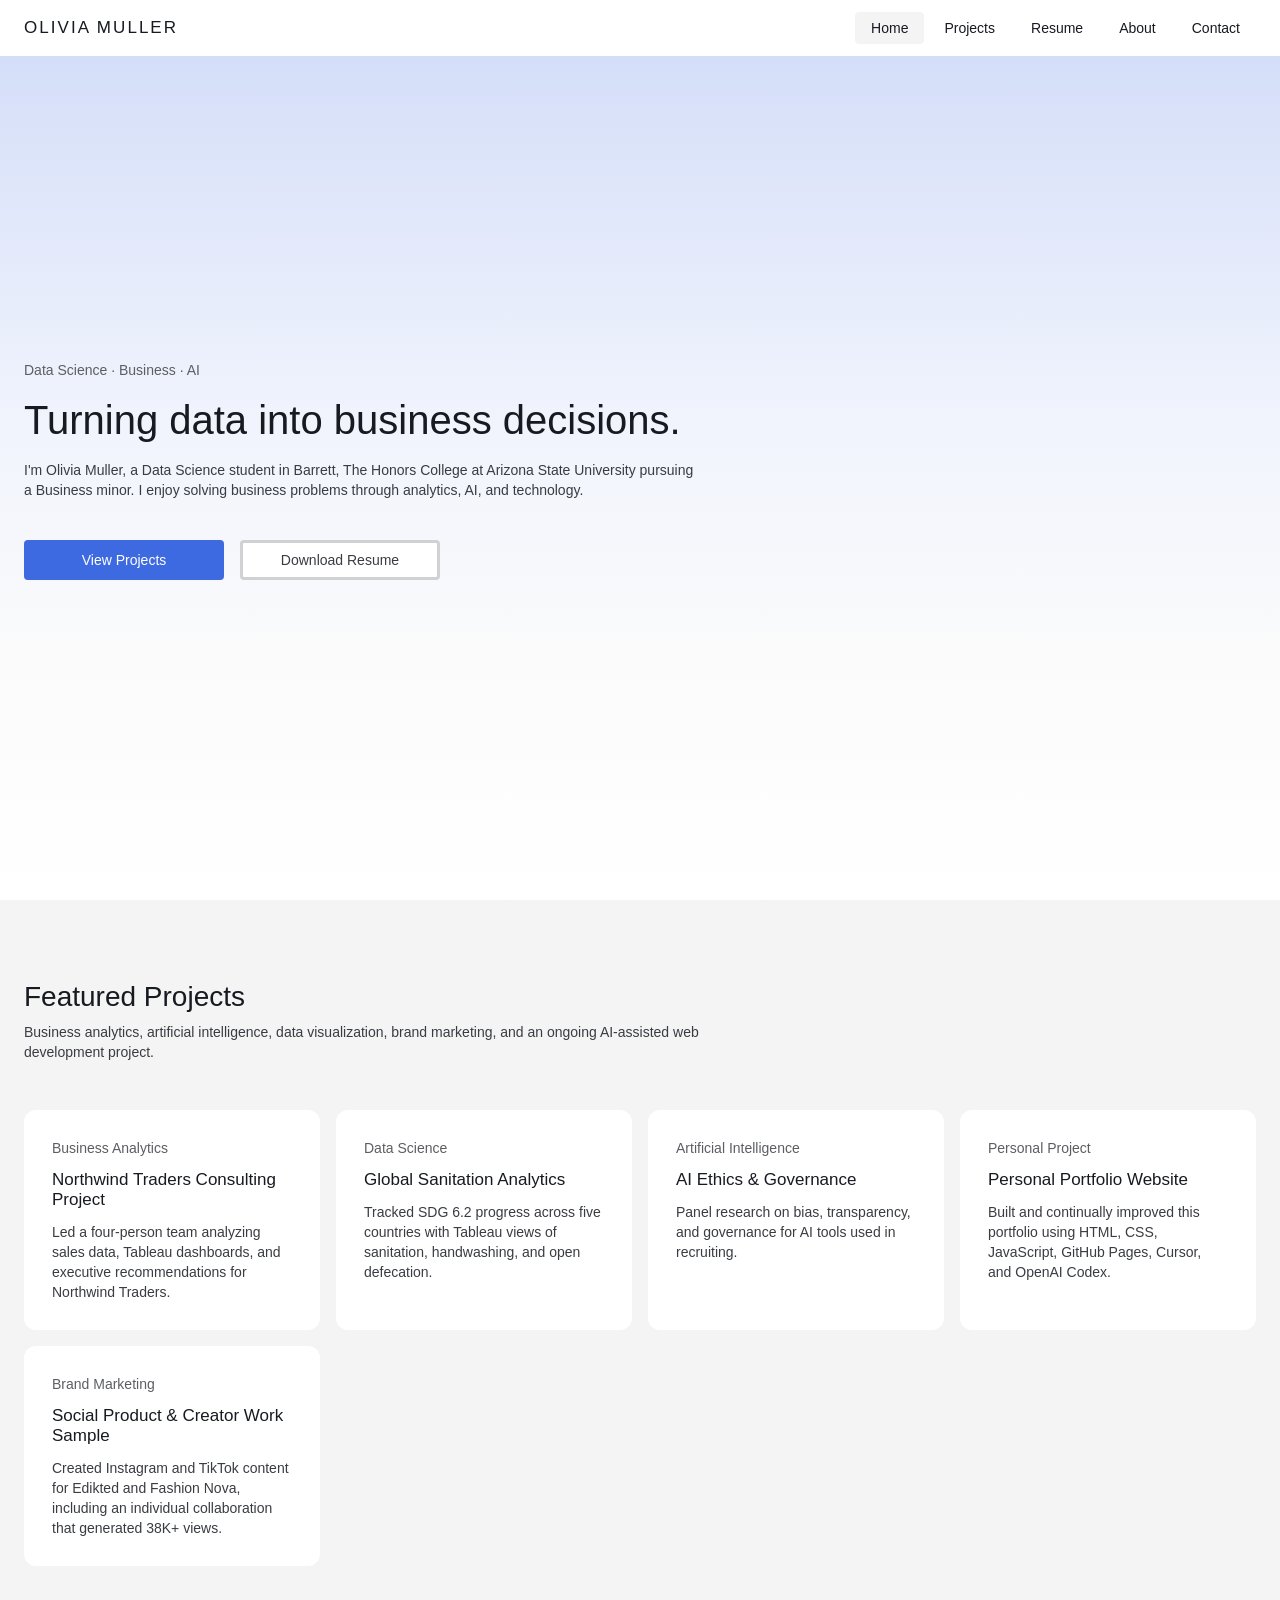
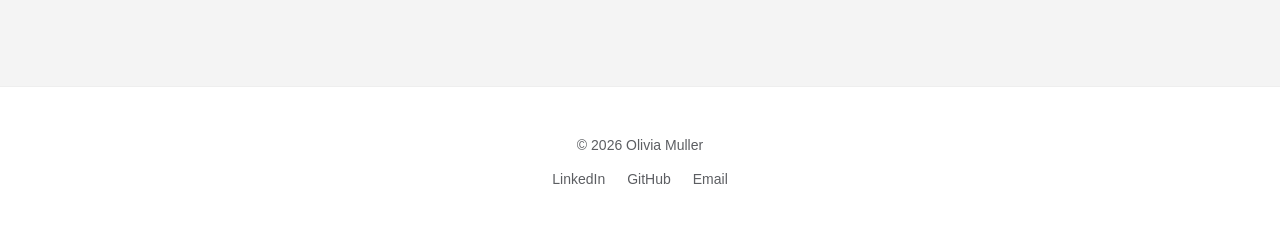
<file: index.html>
<!DOCTYPE html>
<html lang="en">

<head>

<meta charset="UTF-8">

<meta name="viewport" content="width=device-width, initial-scale=1.0">

<title>Olivia Muller | Portfolio</title>

<meta name="description" content="Olivia Muller is a Data Science student in Barrett, The Honors College at Arizona State University. Portfolio of analytics, AI, and business technology projects.">

<link rel="icon" href="favicon.svg" type="image/svg+xml">

<link rel="stylesheet" href="css/styles.css">

</head>

<body>

<header class="site-header">
    <div class="container">
        <a class="logo" href="index.html">Olivia Muller</a>

        <button class="nav-toggle" type="button" aria-expanded="false" aria-controls="site-nav">Menu</button>

        <nav class="site-nav" id="site-nav">
            <a href="index.html" aria-current="page">Home</a>
            <a href="projects.html">Projects</a>
            <a href="resume.html">Resume</a>
            <a href="about.html">About</a>
            <a href="contact.html">Contact</a>
        </nav>
    </div>
</header>

<section class="hero">
    <div class="container">

        <p class="eyebrow">
            Data Science · Business · AI
        </p>

        <h1>
            Turning data into
            <span>business decisions.</span>
        </h1>

        <p class="intro">
            I'm Olivia Muller, a Data Science student in Barrett, The Honors College at Arizona State University pursuing a Business minor. I enjoy solving business problems through analytics, AI, and technology.
        </p>

        <div class="buttons">
            <a class="button" href="projects.html">View Projects</a>
            <a class="button secondary" href="resume/Olivia_Muller_Resume_General_Final.pdf" target="_blank">Download Resume</a>
        </div>

    </div>
</section>

<section class="featured-projects">

    <div class="container">

        <h2>Featured Projects</h2>

        <p class="section-subtitle">
            Business analytics, artificial intelligence, data visualization, brand marketing, and an ongoing AI-assisted web development project.
        </p>

        <div class="project-grid">

            <a class="featured-card" href="northwind.html">

                <div class="project-top">
                    <span class="project-label">Business Analytics</span>
                </div>

                <h3>Northwind Traders Consulting Project</h3>

                <p>
                    Led a four-person team analyzing sales data, Tableau dashboards, and executive recommendations for Northwind Traders.
                </p>

            </a>

            <a class="featured-card" href="sanitation.html">

                <div class="project-top">
                    <span class="project-label">Data Science</span>
                </div>

                <h3>Global Sanitation Analytics</h3>

                <p>
                    Tracked SDG 6.2 progress across five countries with Tableau views of sanitation, handwashing, and open defecation.
                </p>

            </a>

            <a class="featured-card" href="ai-ethics.html">

                <div class="project-top">
                    <span class="project-label">Artificial Intelligence</span>
                </div>

                <h3>AI Ethics & Governance</h3>

                <p>
                    Panel research on bias, transparency, and governance for AI tools used in recruiting.
                </p>

            </a>

            <a class="featured-card" href="portfolio-website.html">

                <div class="project-top">
                    <span class="project-label">Personal Project</span>
                </div>

                <h3>Personal Portfolio Website</h3>

                <p>
                    Built and continually improved this portfolio using HTML, CSS, JavaScript, GitHub Pages, Cursor, and OpenAI Codex.
                </p>

            </a>

            <a class="featured-card" href="social-creator-work.html">

                <div class="project-top">
                    <span class="project-label">Brand Marketing</span>
                </div>

                <h3>Social Product &amp; Creator Work Sample</h3>

                <p>
                    Created Instagram and TikTok content for Edikted and Fashion Nova, including an individual collaboration that generated 38K+ views.
                </p>

            </a>

        </div>

    </div>

</section>

<footer>

<div class="container">

<p class="footer-copy">© 2026 Olivia Muller</p>

<nav class="footer-links" aria-label="Social links">
<a href="https://www.linkedin.com/in/olivia-muller-93a77b318/" target="_blank" rel="noopener">LinkedIn</a>
<a href="https://github.com/oliviamuller" target="_blank" rel="noopener">GitHub</a>
<a href="mailto:oliviamuller0912@gmail.com">Email</a>
</nav>

</div>

</footer>

<script src="js/script.js"></script>

</body>

</html>
</file>
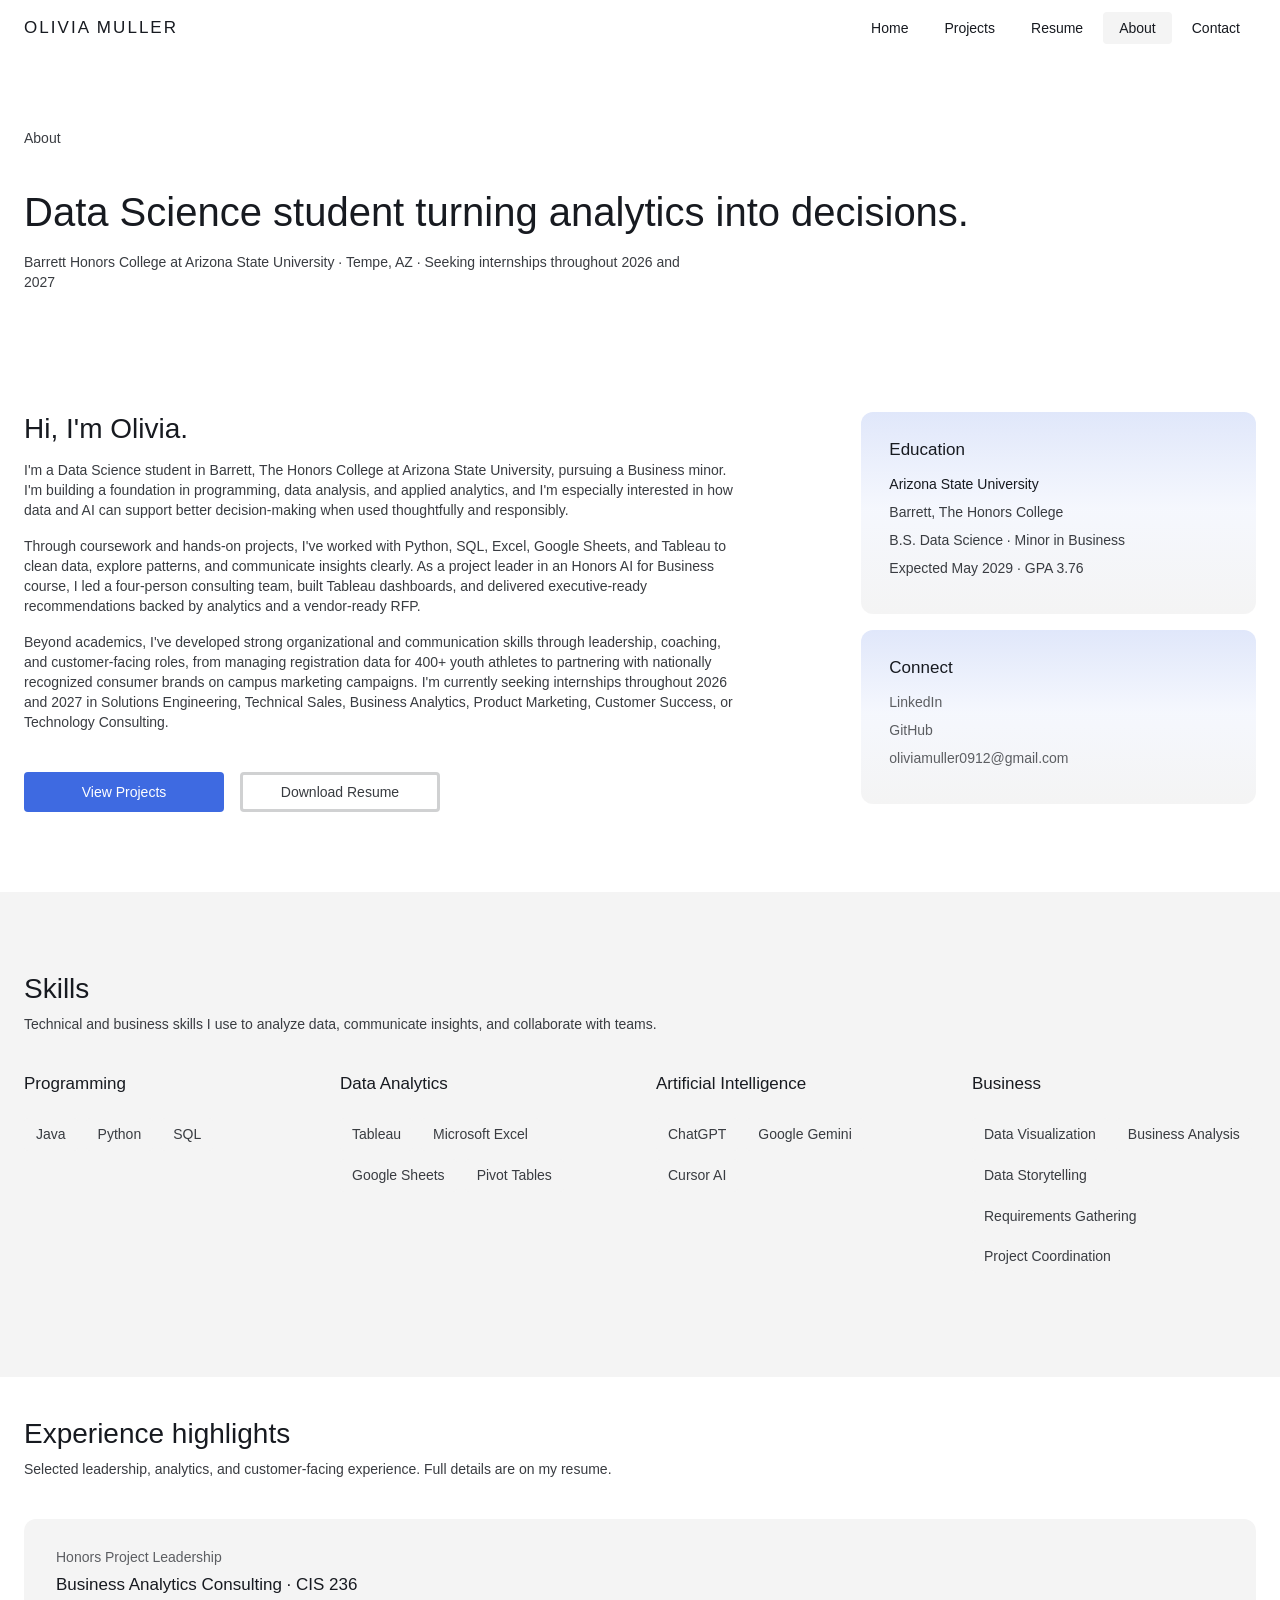
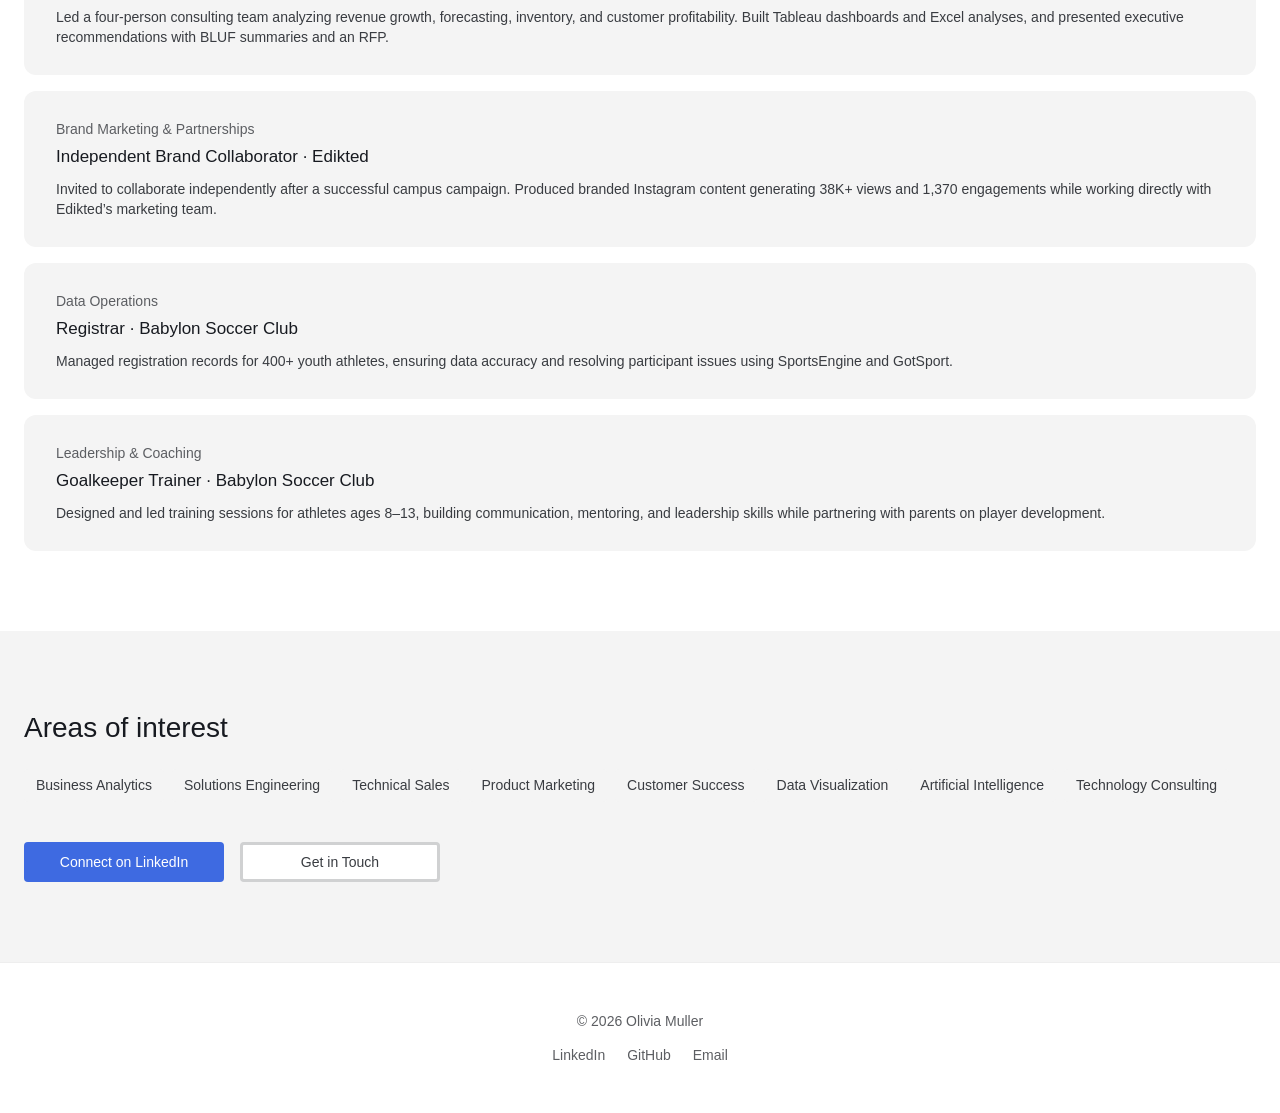
<file: about.html>
<!DOCTYPE html>
<html lang="en">

<head>

<meta charset="UTF-8">

<meta name="viewport" content="width=device-width, initial-scale=1.0">

<title>About | Olivia Muller</title>

<meta name="description" content="About Olivia Muller: Data Science student at Arizona State University with experience in analytics, leadership, and business technology.">

<link rel="icon" href="favicon.svg" type="image/svg+xml">

<link rel="stylesheet" href="css/styles.css">

</head>

<body>

<header class="site-header">

<div class="container">

<a class="logo" href="index.html">Olivia Muller</a>

<button class="nav-toggle" type="button" aria-expanded="false" aria-controls="site-nav">Menu</button>

<nav class="site-nav" id="site-nav">

<a href="index.html">Home</a>

<a href="projects.html">Projects</a>

<a href="resume.html">Resume</a>

<a href="about.html" aria-current="page">About</a>

<a href="contact.html">Contact</a>

</nav>

</div>

</header>

<section class="page-header">

<div class="container">

<p class="eyebrow">
About
</p>

<h1>
Data Science student turning analytics into decisions.
</h1>

<p>
Barrett Honors College at Arizona State University · Tempe, AZ · Seeking internships throughout 2026 and 2027
</p>

</div>

</section>

<section class="about-section">

<div class="container about-layout">

<div class="about-main">

<h2>Hi, I'm Olivia.</h2>

<p>
I'm a Data Science student in Barrett, The Honors College at Arizona State University, pursuing a Business minor. I'm building a foundation in programming, data analysis, and applied analytics, and I'm especially interested in how data and AI can support better decision-making when used thoughtfully and responsibly.
</p>

<p>
Through coursework and hands-on projects, I've worked with Python, SQL, Excel, Google Sheets, and Tableau to clean data, explore patterns, and communicate insights clearly. As a project leader in an Honors AI for Business course, I led a four-person consulting team, built Tableau dashboards, and delivered executive-ready recommendations backed by analytics and a vendor-ready RFP.
</p>

<p>
Beyond academics, I've developed strong organizational and communication skills through leadership, coaching, and customer-facing roles, from managing registration data for 400+ youth athletes to partnering with nationally recognized consumer brands on campus marketing campaigns. I'm currently seeking internships throughout 2026 and 2027 in Solutions Engineering, Technical Sales, Business Analytics, Product Marketing, Customer Success, or Technology Consulting.
</p>

<div class="buttons">
<a class="button" href="projects.html">View Projects</a>
<a class="button secondary" href="resume/Olivia_Muller_Resume_General_Final.pdf" target="_blank">Download Resume</a>
</div>

</div>

<aside class="about-aside">

<div class="about-card">
<h3>Education</h3>
<p class="about-card-title">Arizona State University</p>
<p>Barrett, The Honors College</p>
<p>B.S. Data Science · Minor in Business</p>
<p>Expected May 2029 · GPA 3.76</p>
</div>

<div class="about-card">
<h3>Connect</h3>
<p><a href="https://www.linkedin.com/in/olivia-muller-93a77b318/" target="_blank" rel="noopener">LinkedIn</a></p>
<p><a href="https://github.com/oliviamuller" target="_blank" rel="noopener">GitHub</a></p>
<p><a href="mailto:oliviamuller0912@gmail.com">oliviamuller0912@gmail.com</a></p>
</div>

</aside>

</div>

</section>

<section class="about-section about-section-alt">

<div class="container">

<h2>Skills</h2>

<p class="section-subtitle">
Technical and business skills I use to analyze data, communicate insights, and collaborate with teams.
</p>

<div class="skills-grid">

<div class="skill-group">
<h3>Programming</h3>
<div class="tags">
<span>Java</span>
<span>Python</span>
<span>SQL</span>
</div>
</div>

<div class="skill-group">
<h3>Data Analytics</h3>
<div class="tags">
<span>Tableau</span>
<span>Microsoft Excel</span>
<span>Google Sheets</span>
<span>Pivot Tables</span>
</div>
</div>

<div class="skill-group">
<h3>Artificial Intelligence</h3>
<div class="tags">
<span>ChatGPT</span>
<span>Google Gemini</span>
<span>Cursor AI</span>
</div>
</div>

<div class="skill-group">
<h3>Business</h3>
<div class="tags">
<span>Data Visualization</span>
<span>Business Analysis</span>
<span>Data Storytelling</span>
<span>Requirements Gathering</span>
<span>Project Coordination</span>
</div>
</div>

</div>

</div>

</section>

<section class="about-section">

<div class="container">

<h2>Experience highlights</h2>

<p class="section-subtitle">
Selected leadership, analytics, and customer-facing experience. Full details are on my resume.
</p>

<div class="experience-list">

<div class="experience-item">
<p class="project-class">Honors Project Leadership</p>
<h3>Business Analytics Consulting · CIS 236</h3>
<p>
Led a four-person consulting team analyzing revenue growth, forecasting, inventory, and customer profitability. Built Tableau dashboards and Excel analyses, and presented executive recommendations with BLUF summaries and an RFP.
</p>
</div>

<div class="experience-item">
<p class="project-class">Brand Marketing &amp; Partnerships</p>
<h3>Independent Brand Collaborator · Edikted</h3>
<p>
Invited to collaborate independently after a successful campus campaign. Produced branded Instagram content generating 38K+ views and 1,370 engagements while working directly with Edikted’s marketing team.
</p>
</div>

<div class="experience-item">
<p class="project-class">Data Operations</p>
<h3>Registrar · Babylon Soccer Club</h3>
<p>
Managed registration records for 400+ youth athletes, ensuring data accuracy and resolving participant issues using SportsEngine and GotSport.
</p>
</div>

<div class="experience-item">
<p class="project-class">Leadership &amp; Coaching</p>
<h3>Goalkeeper Trainer · Babylon Soccer Club</h3>
<p>
Designed and led training sessions for athletes ages 8–13, building communication, mentoring, and leadership skills while partnering with parents on player development.
</p>
</div>

</div>

</div>

</section>

<section class="about-section about-section-alt">

<div class="container">

<h2>Areas of interest</h2>

<div class="tags">
<span>Business Analytics</span>
<span>Solutions Engineering</span>
<span>Technical Sales</span>
<span>Product Marketing</span>
<span>Customer Success</span>
<span>Data Visualization</span>
<span>Artificial Intelligence</span>
<span>Technology Consulting</span>
</div>

<div class="buttons">
<a class="button" href="https://www.linkedin.com/in/olivia-muller-93a77b318/" target="_blank" rel="noopener">Connect on LinkedIn</a>
<a class="button secondary" href="contact.html">Get in Touch</a>
</div>

</div>

</section>

<footer>

<div class="container">

<p class="footer-copy">© 2026 Olivia Muller</p>

<nav class="footer-links" aria-label="Social links">
<a href="https://www.linkedin.com/in/olivia-muller-93a77b318/" target="_blank" rel="noopener">LinkedIn</a>
<a href="https://github.com/oliviamuller" target="_blank" rel="noopener">GitHub</a>
<a href="mailto:oliviamuller0912@gmail.com">Email</a>
</nav>

</div>

</footer>

<script src="js/script.js"></script>

</body>

</html>
</file>
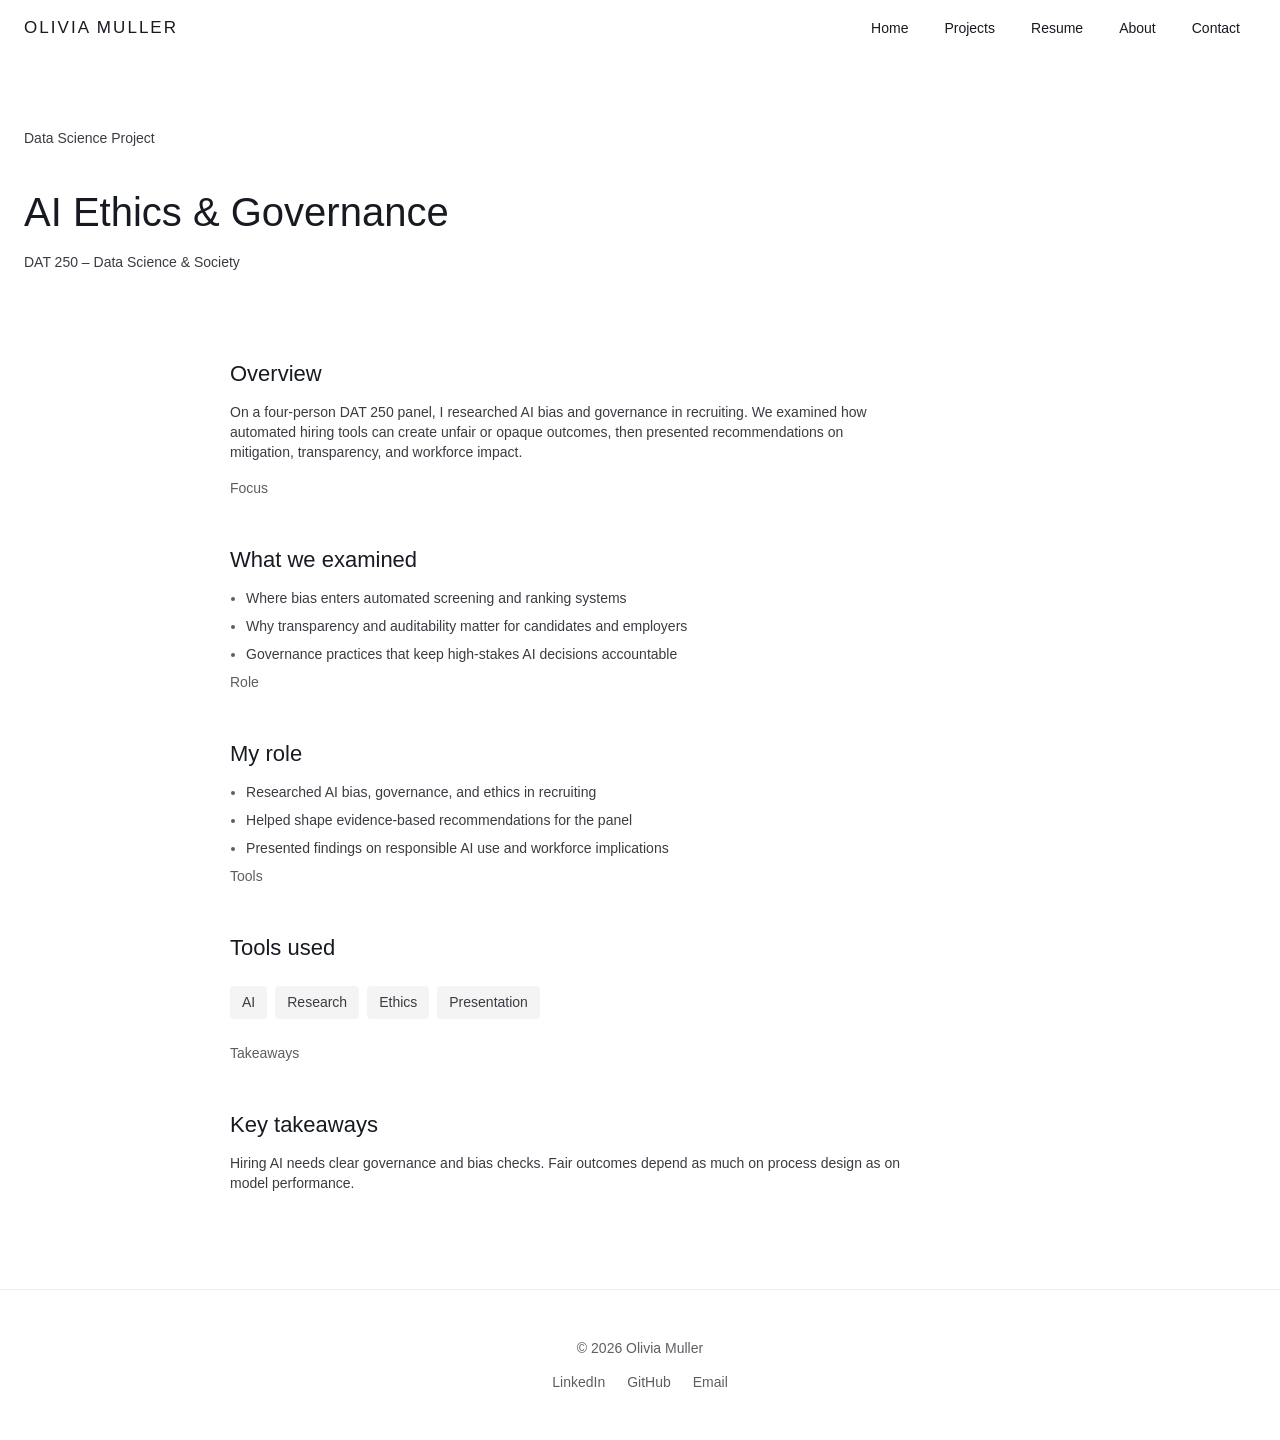
<file: ai-ethics.html>
<!DOCTYPE html>
<html lang="en">

<head>

<meta charset="UTF-8">

<meta name="viewport" content="width=device-width, initial-scale=1.0">

<title>AI Ethics & Governance</title>

<meta name="description" content="AI ethics and governance case study on responsible AI in recruiting, transparency, and recommendations by Olivia Muller.">

<link rel="icon" href="favicon.svg" type="image/svg+xml">

<link rel="stylesheet" href="css/styles.css">

</head>

<body>

<header class="site-header">

<div class="container">

<a class="logo" href="index.html">Olivia Muller</a>

<button class="nav-toggle" type="button" aria-expanded="false" aria-controls="site-nav">Menu</button>

<nav class="site-nav" id="site-nav">

<a href="index.html">Home</a>

<a href="projects.html">Projects</a>

<a href="resume.html">Resume</a>

<a href="about.html">About</a>

<a href="contact.html">Contact</a>

</nav>

</div>

</header>

<section class="page-header">

<div class="container">

<p class="eyebrow">
Data Science Project
</p>

<h1>
AI Ethics & Governance
</h1>

<p>

DAT 250 – Data Science & Society

</p>

</div>

</section>

<section class="container case-study">

<h2>Overview</h2>

<p class="case-prose">
On a four-person DAT 250 panel, I researched AI bias and governance in recruiting. We examined how automated hiring tools can create unfair or opaque outcomes, then presented recommendations on mitigation, transparency, and workforce impact.
</p>

<span class="section-label">Focus</span>
<h2>What we examined</h2>

<ul>
<li>Where bias enters automated screening and ranking systems</li>
<li>Why transparency and auditability matter for candidates and employers</li>
<li>Governance practices that keep high-stakes AI decisions accountable</li>
</ul>

<span class="section-label">Role</span>
<h2>My role</h2>

<ul>
<li>Researched AI bias, governance, and ethics in recruiting</li>
<li>Helped shape evidence-based recommendations for the panel</li>
<li>Presented findings on responsible AI use and workforce implications</li>
</ul>

<span class="section-label">Tools</span>
<h2>Tools used</h2>

<div class="tags">

<span>AI</span>

<span>Research</span>

<span>Ethics</span>

<span>Presentation</span>

</div>

<span class="section-label">Takeaways</span>
<h2>Key takeaways</h2>

<p class="case-prose">
Hiring AI needs clear governance and bias checks. Fair outcomes depend as much on process design as on model performance.
</p>

</section>

<footer>

<div class="container">

<p class="footer-copy">© 2026 Olivia Muller</p>

<nav class="footer-links" aria-label="Social links">
<a href="https://www.linkedin.com/in/olivia-muller-93a77b318/" target="_blank" rel="noopener">LinkedIn</a>
<a href="https://github.com/oliviamuller" target="_blank" rel="noopener">GitHub</a>
<a href="mailto:oliviamuller0912@gmail.com">Email</a>
</nav>

</div>

</footer>

<script src="js/script.js"></script>

</body>

</html>
</file>
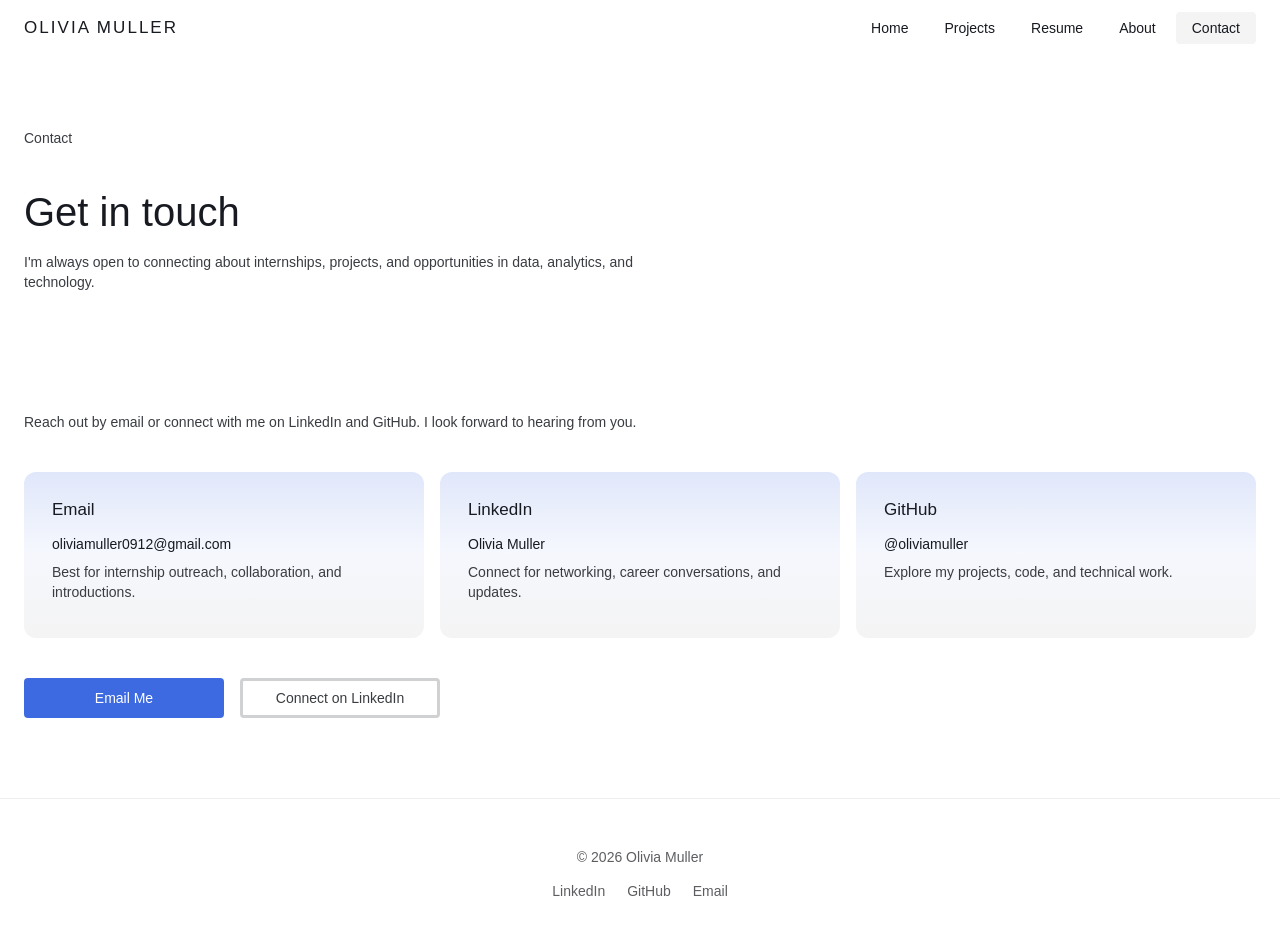
<file: contact.html>
<!DOCTYPE html>
<html lang="en">

<head>

<meta charset="UTF-8">

<meta name="viewport" content="width=device-width, initial-scale=1.0">

<title>Contact | Olivia Muller</title>

<meta name="description" content="Contact Olivia Muller by email, LinkedIn, or GitHub about internships, projects, and opportunities in data, analytics, and technology.">

<link rel="icon" href="favicon.svg" type="image/svg+xml">

<link rel="stylesheet" href="css/styles.css">

</head>

<body>

<header class="site-header">

<div class="container">

<a class="logo" href="index.html">Olivia Muller</a>

<button class="nav-toggle" type="button" aria-expanded="false" aria-controls="site-nav">Menu</button>

<nav class="site-nav" id="site-nav">

<a href="index.html">Home</a>

<a href="projects.html">Projects</a>

<a href="resume.html">Resume</a>

<a href="about.html">About</a>

<a href="contact.html" aria-current="page">Contact</a>

</nav>

</div>

</header>

<section class="page-header">

<div class="container">

<p class="eyebrow">
Contact
</p>

<h1>
Get in touch
</h1>

<p>
I'm always open to connecting about internships, projects, and opportunities in data, analytics, and technology.
</p>

</div>

</section>

<section class="about-section">

<div class="container">

<p class="section-subtitle contact-intro">
Reach out by email or connect with me on LinkedIn and GitHub. I look forward to hearing from you.
</p>

<div class="contact-grid">

<a class="about-card contact-card" href="mailto:oliviamuller0912@gmail.com">

<h3>Email</h3>

<p class="about-card-title">oliviamuller0912@gmail.com</p>

<p>Best for internship outreach, collaboration, and introductions.</p>

</a>

<a class="about-card contact-card" href="https://www.linkedin.com/in/olivia-muller-93a77b318/" target="_blank" rel="noopener">

<h3>LinkedIn</h3>

<p class="about-card-title">Olivia Muller</p>

<p>Connect for networking, career conversations, and updates.</p>

</a>

<a class="about-card contact-card" href="https://github.com/oliviamuller" target="_blank" rel="noopener">

<h3>GitHub</h3>

<p class="about-card-title">@oliviamuller</p>

<p>Explore my projects, code, and technical work.</p>

</a>

</div>

<div class="buttons">
<a class="button" href="mailto:oliviamuller0912@gmail.com">Email Me</a>
<a class="button secondary" href="https://www.linkedin.com/in/olivia-muller-93a77b318/" target="_blank" rel="noopener">Connect on LinkedIn</a>
</div>

</div>

</section>

<footer>

<div class="container">

<p class="footer-copy">© 2026 Olivia Muller</p>

<nav class="footer-links" aria-label="Social links">
<a href="https://www.linkedin.com/in/olivia-muller-93a77b318/" target="_blank" rel="noopener">LinkedIn</a>
<a href="https://github.com/oliviamuller" target="_blank" rel="noopener">GitHub</a>
<a href="mailto:oliviamuller0912@gmail.com">Email</a>
</nav>

</div>

</footer>

<script src="js/script.js"></script>

</body>

</html>
</file>
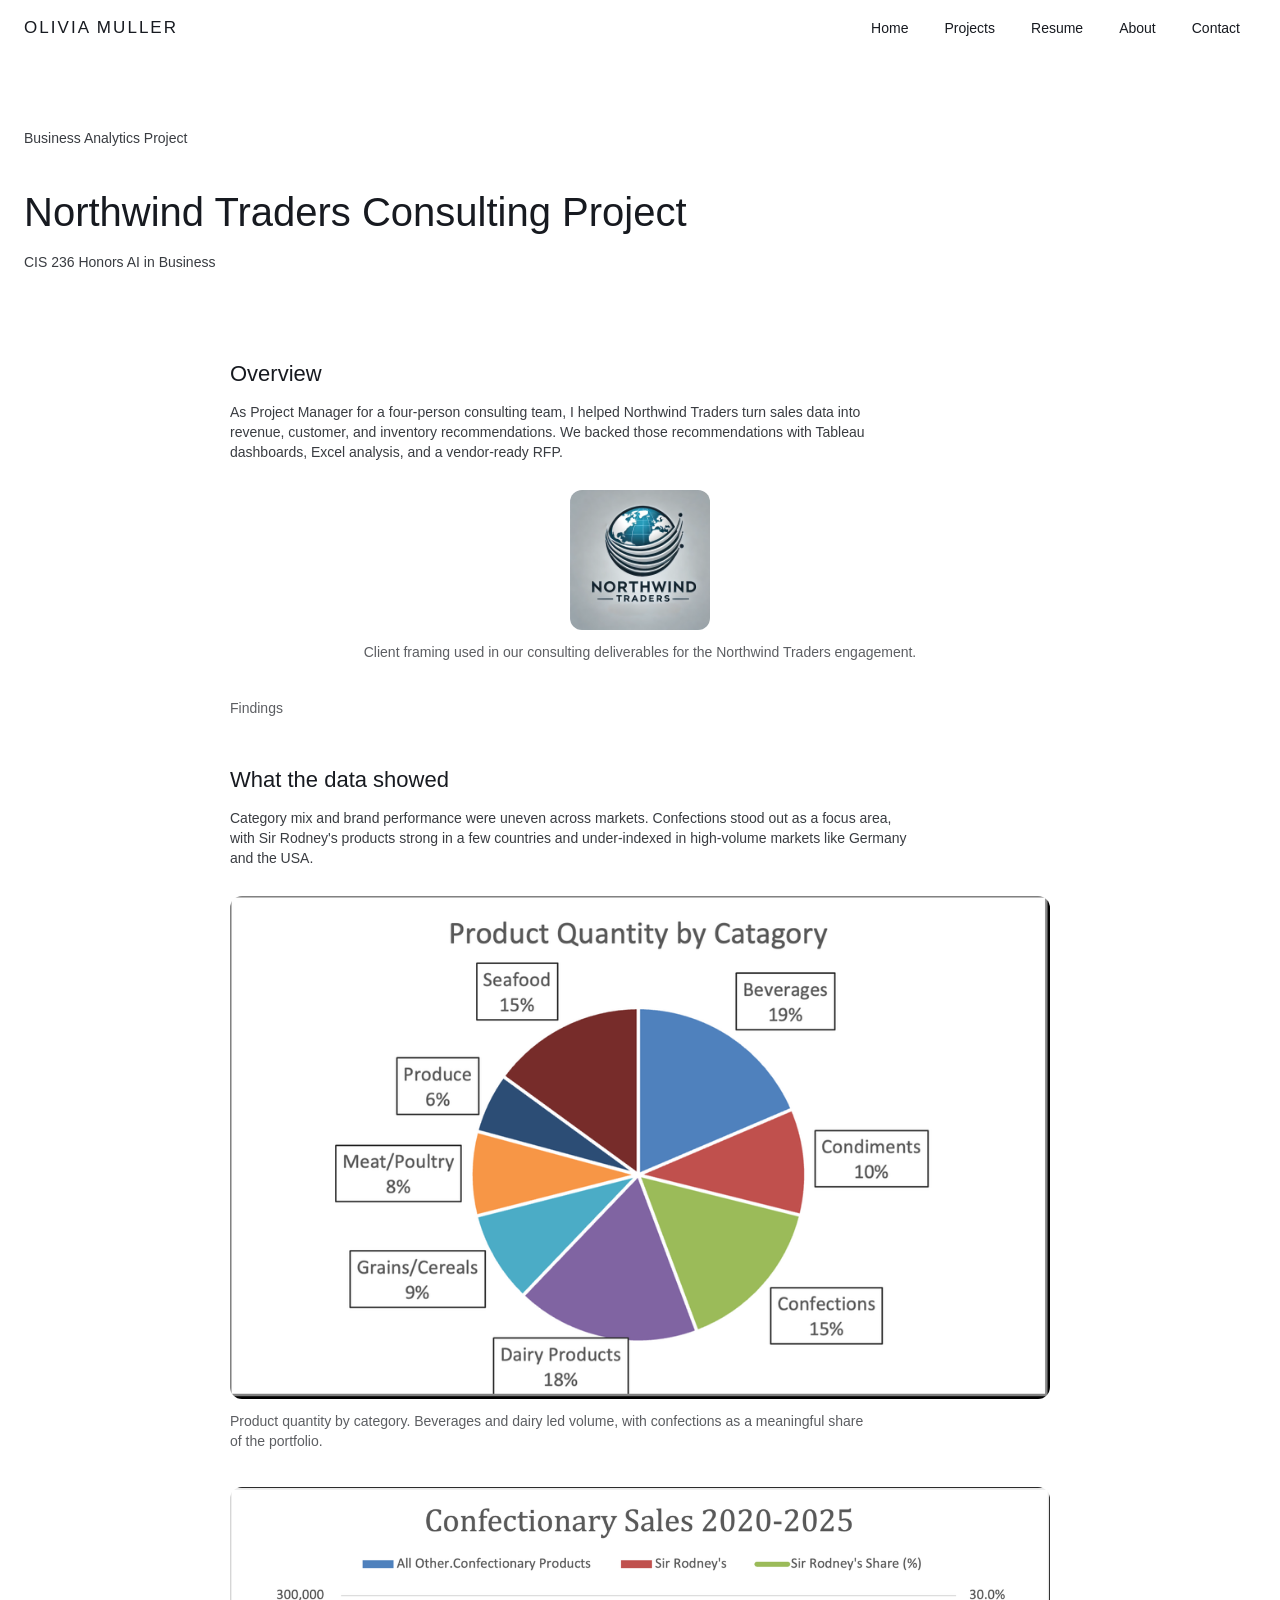
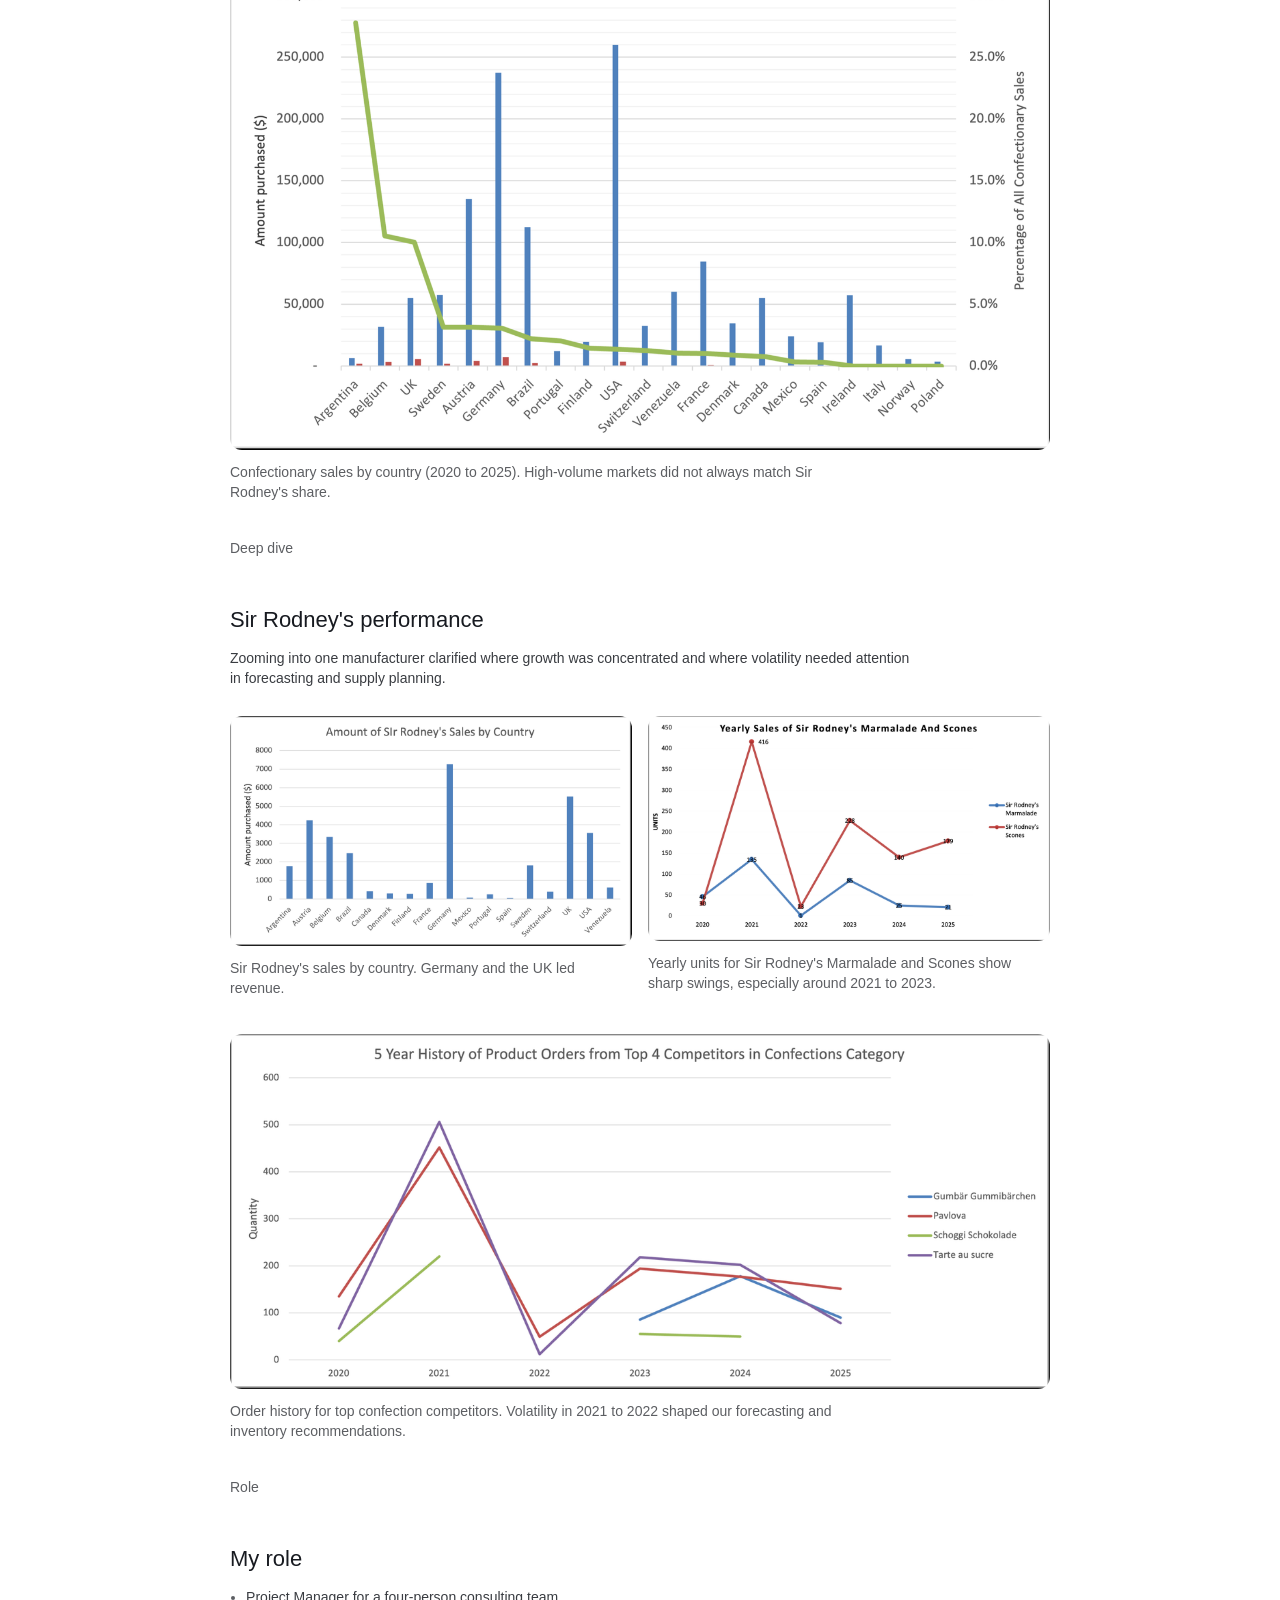
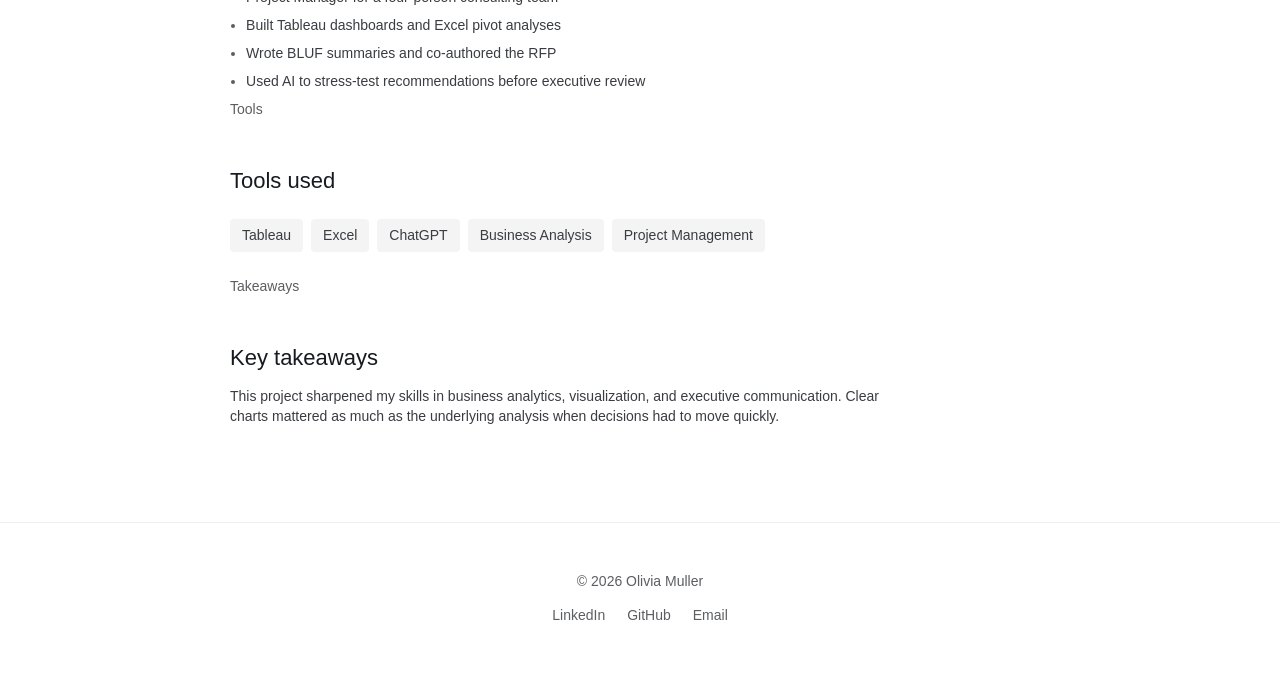
<file: northwind.html>
<!DOCTYPE html>
<html lang="en">

<head>

<meta charset="UTF-8">

<meta name="viewport" content="width=device-width, initial-scale=1.0">

<title>Business Analytics Consulting Project</title>

<meta name="description" content="Northwind Traders consulting project: Tableau dashboards, business recommendations, and executive presentation by Olivia Muller.">

<link rel="icon" href="favicon.svg" type="image/svg+xml">

<link rel="stylesheet" href="css/styles.css">

</head>

<body>

<header class="site-header">

<div class="container">

<a class="logo" href="index.html">Olivia Muller</a>

<button class="nav-toggle" type="button" aria-expanded="false" aria-controls="site-nav">Menu</button>

<nav class="site-nav" id="site-nav">

<a href="index.html">Home</a>

<a href="projects.html">Projects</a>

<a href="resume.html">Resume</a>

<a href="about.html">About</a>

<a href="contact.html">Contact</a>

</nav>

</div>

</header>

<section class="page-header">

<div class="container">

<p class="eyebrow">
Business Analytics Project
</p>

<h1>
Northwind Traders Consulting Project
</h1>

<p>

CIS 236 Honors AI in Business

</p>

</div>

</section>

<section class="container case-study">

<h2>Overview</h2>

<p class="case-prose">
As Project Manager for a four-person consulting team, I helped Northwind Traders turn sales data into revenue, customer, and inventory recommendations. We backed those recommendations with Tableau dashboards, Excel analysis, and a vendor-ready RFP.
</p>

<figure class="figure figure--logo">
<img src="images/projects/northwind-logo.png" alt="Northwind Traders logo with a globe icon" width="140" height="140" loading="lazy">
<figcaption>Client framing used in our consulting deliverables for the Northwind Traders engagement.</figcaption>
</figure>

<span class="section-label">Findings</span>
<h2>What the data showed</h2>

<p class="case-prose">
Category mix and brand performance were uneven across markets. Confections stood out as a focus area, with Sir Rodney's products strong in a few countries and under-indexed in high-volume markets like Germany and the USA.
</p>

<figure class="figure">
<img src="images/projects/northwind-product-quantity.png" alt="Pie chart of Northwind product quantity by category, with Beverages and Dairy as the largest slices" width="1000" height="614" loading="lazy">
<figcaption>Product quantity by category. Beverages and dairy led volume, with confections as a meaningful share of the portfolio.</figcaption>
</figure>

<figure class="figure">
<img src="images/projects/northwind-confectionary-sales.png" alt="Combo chart of confectionary sales by country comparing Sir Rodney's sales to other products and market share" width="1400" height="961" loading="lazy">
<figcaption>Confectionary sales by country (2020 to 2025). High-volume markets did not always match Sir Rodney's share.</figcaption>
</figure>

<span class="section-label">Deep dive</span>
<h2>Sir Rodney's performance</h2>

<p class="case-prose">
Zooming into one manufacturer clarified where growth was concentrated and where volatility needed attention in forecasting and supply planning.
</p>

<div class="figure-grid">

<figure class="figure">
<img src="images/projects/northwind-sir-rodney-by-country.png" alt="Bar chart of Sir Rodney's sales by country with Germany and the UK highest" width="1200" height="686" loading="lazy">
<figcaption>Sir Rodney's sales by country. Germany and the UK led revenue.</figcaption>
</figure>

<figure class="figure">
<img src="images/projects/northwind-sir-rodneys-yearly.png" alt="Line chart of yearly unit sales for Sir Rodney's Marmalade and Scones from 2020 to 2025" width="1200" height="670" loading="lazy">
<figcaption>Yearly units for Sir Rodney's Marmalade and Scones show sharp swings, especially around 2021 to 2023.</figcaption>
</figure>

</div>

<figure class="figure">
<img src="images/projects/northwind-competitor-orders.png" alt="Line chart comparing five-year order history for top confection competitors including Tarte au sucre and Pavlova" width="1200" height="520" loading="lazy">
<figcaption>Order history for top confection competitors. Volatility in 2021 to 2022 shaped our forecasting and inventory recommendations.</figcaption>
</figure>

<span class="section-label">Role</span>
<h2>My role</h2>

<ul>
<li>Project Manager for a four-person consulting team</li>
<li>Built Tableau dashboards and Excel pivot analyses</li>
<li>Wrote BLUF summaries and co-authored the RFP</li>
<li>Used AI to stress-test recommendations before executive review</li>
</ul>

<span class="section-label">Tools</span>
<h2>Tools used</h2>

<div class="tags">

<span>Tableau</span>

<span>Excel</span>

<span>ChatGPT</span>

<span>Business Analysis</span>

<span>Project Management</span>

</div>

<span class="section-label">Takeaways</span>
<h2>Key takeaways</h2>

<p class="case-prose">
This project sharpened my skills in business analytics, visualization, and executive communication. Clear charts mattered as much as the underlying analysis when decisions had to move quickly.
</p>

</section>

<footer>

<div class="container">

<p class="footer-copy">© 2026 Olivia Muller</p>

<nav class="footer-links" aria-label="Social links">
<a href="https://www.linkedin.com/in/olivia-muller-93a77b318/" target="_blank" rel="noopener">LinkedIn</a>
<a href="https://github.com/oliviamuller" target="_blank" rel="noopener">GitHub</a>
<a href="mailto:oliviamuller0912@gmail.com">Email</a>
</nav>

</div>

</footer>

<script src="js/script.js"></script>

</body>

</html>
</file>
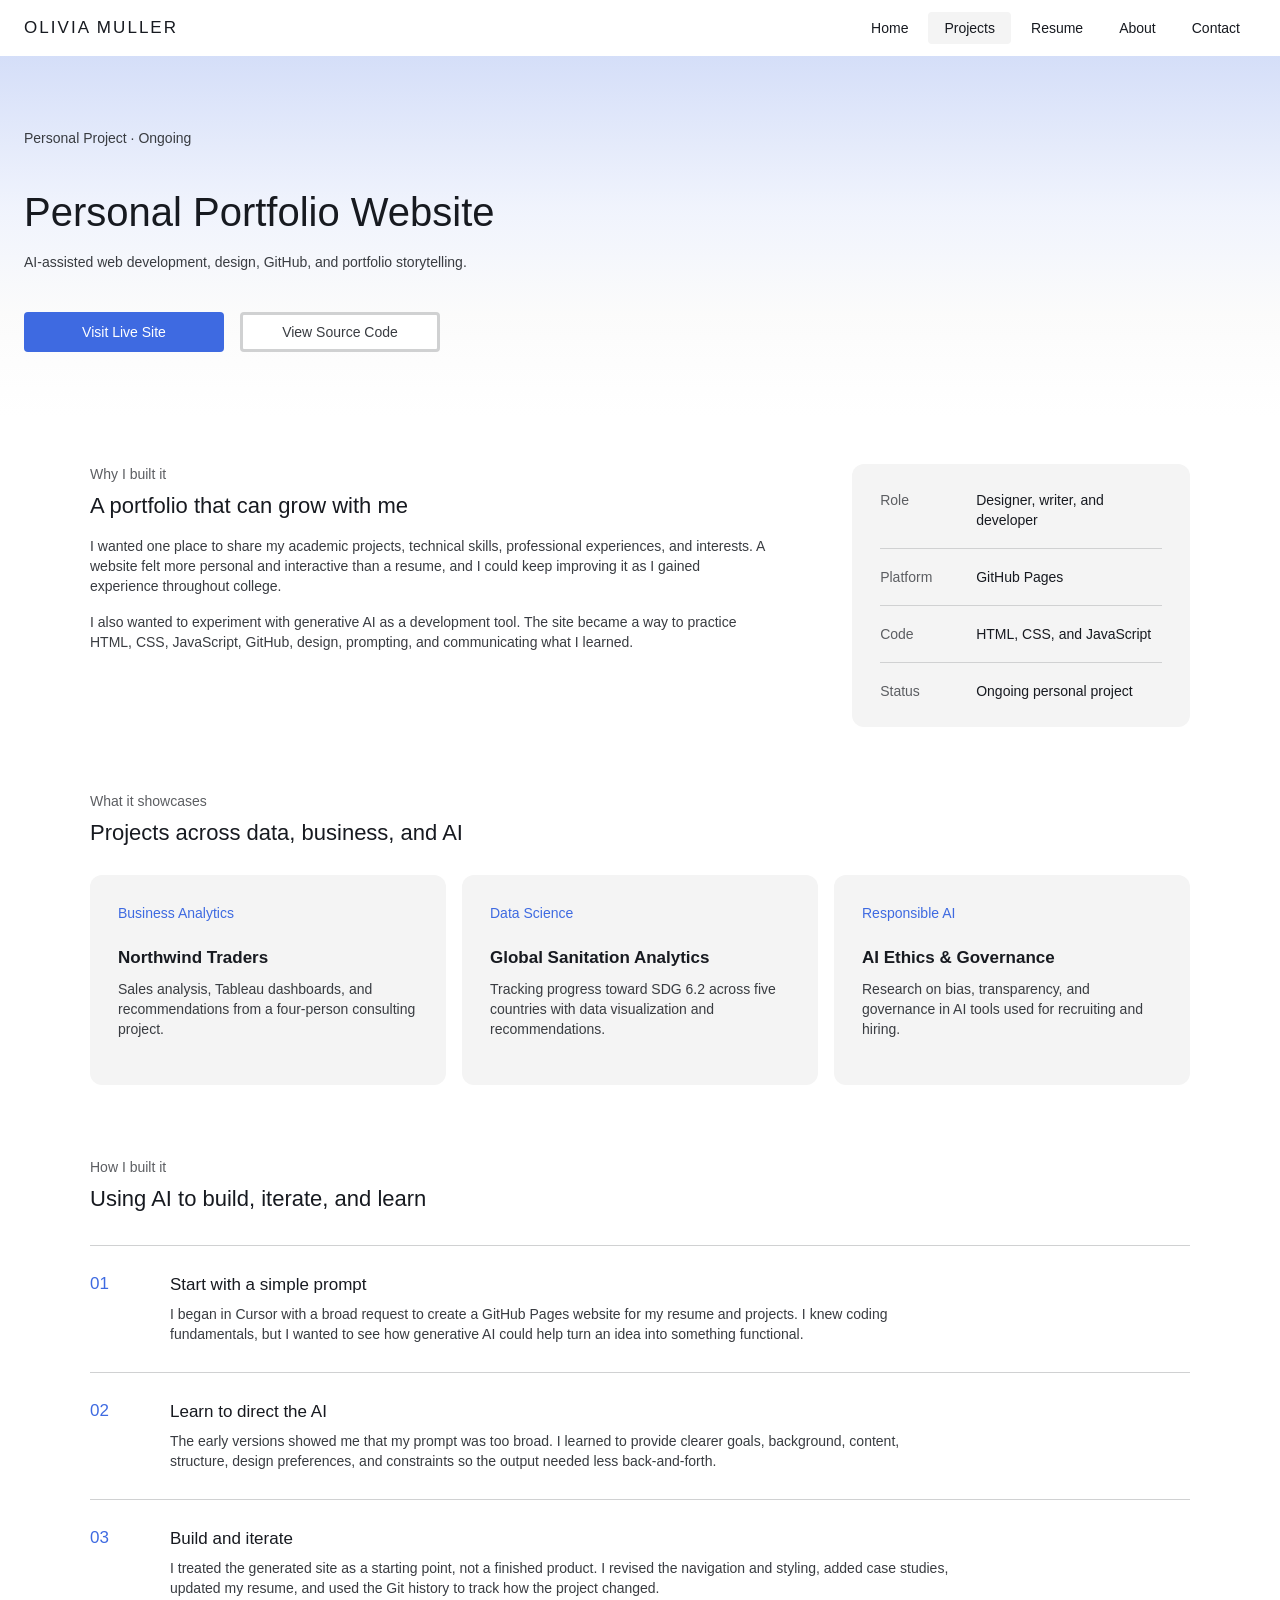
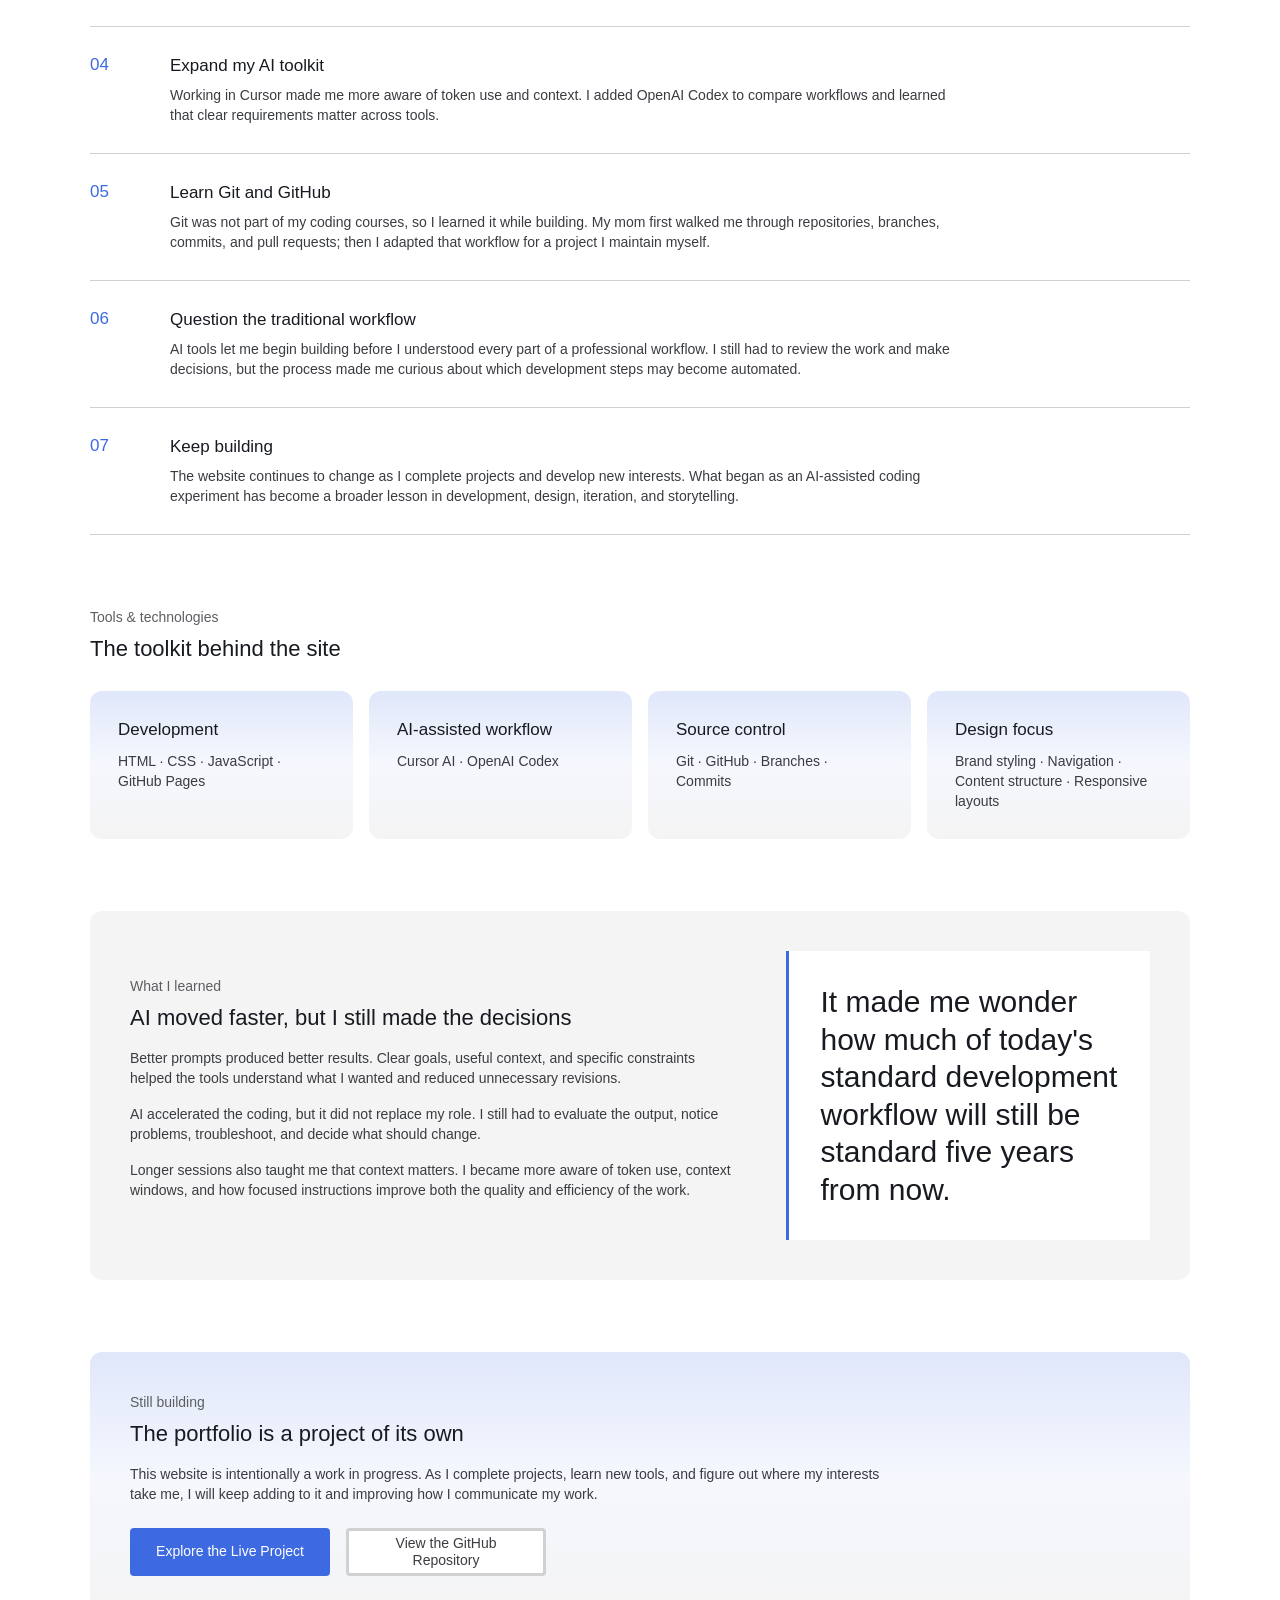
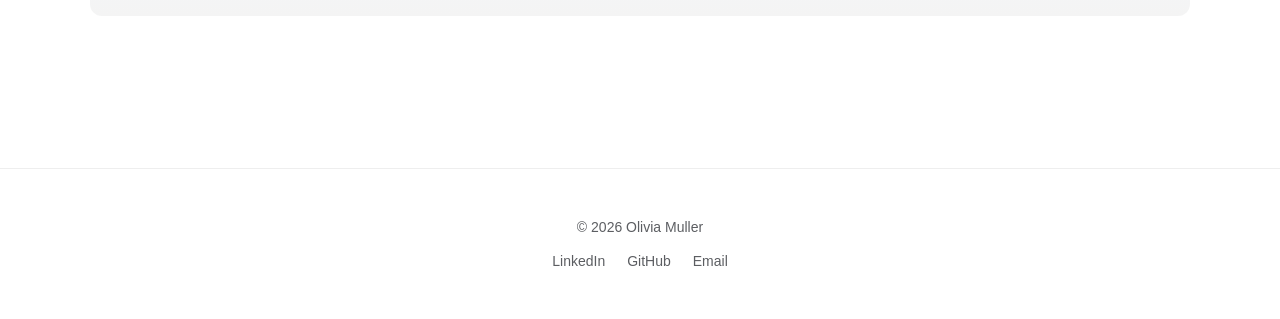
<file: portfolio-website.html>
<!DOCTYPE html>
<html lang="en">

<head>

<meta charset="UTF-8">

<meta name="viewport" content="width=device-width, initial-scale=1.0">

<title>Personal Portfolio Website | Olivia Muller</title>

<meta name="description" content="How Olivia Muller used AI-assisted development, HTML, CSS, JavaScript, Git, and GitHub Pages to build and continually improve her personal portfolio website.">

<link rel="icon" href="favicon.svg" type="image/svg+xml">

<link rel="stylesheet" href="css/styles.css">

</head>

<body>

<header class="site-header">

<div class="container">

<a class="logo" href="index.html">Olivia Muller</a>

<button class="nav-toggle" type="button" aria-expanded="false" aria-controls="site-nav">Menu</button>

<nav class="site-nav" id="site-nav">

<a href="index.html">Home</a>

<a href="projects.html" aria-current="page">Projects</a>

<a href="resume.html">Resume</a>

<a href="about.html">About</a>

<a href="contact.html">Contact</a>

</nav>

</div>

</header>

<main>

<section class="page-header website-page-header">

<div class="container">

<p class="eyebrow">Personal Project · Ongoing</p>

<h1>Personal Portfolio Website</h1>

<p>AI-assisted web development, design, GitHub, and portfolio storytelling.</p>

<div class="website-header-actions">
<a class="button" href="https://oliviamuller.github.io/" target="_blank" rel="noopener">Visit Live Site</a>
<a class="button secondary" href="https://github.com/oliviamuller/oliviamuller.github.io" target="_blank" rel="noopener">View Source Code</a>
</div>

</div>

</section>

<article class="container case-study website-case-study">

<section class="website-overview" aria-labelledby="website-overview-title">

<div>

<span class="section-label">Why I built it</span>

<h2 id="website-overview-title">A portfolio that can grow with me</h2>

<p class="case-prose">
I wanted one place to share my academic projects, technical skills, professional experiences, and interests. A website felt more personal and interactive than a resume, and I could keep improving it as I gained experience throughout college.
</p>

<p class="case-prose">
I also wanted to experiment with generative AI as a development tool. The site became a way to practice HTML, CSS, JavaScript, GitHub, design, prompting, and communicating what I learned.
</p>

</div>

<aside class="website-facts" aria-label="Project details">

<dl>

<div>
<dt>Role</dt>
<dd>Designer, writer, and developer</dd>
</div>

<div>
<dt>Platform</dt>
<dd>GitHub Pages</dd>
</div>

<div>
<dt>Code</dt>
<dd>HTML, CSS, and JavaScript</dd>
</div>

<div>
<dt>Status</dt>
<dd>Ongoing personal project</dd>
</div>

</dl>

</aside>

</section>

<section class="website-showcase" aria-labelledby="website-showcase-title">

<span class="section-label">What it showcases</span>

<h2 id="website-showcase-title">Projects across data, business, and AI</h2>

<div class="website-showcase-grid">

<a href="northwind.html">
<span>Business Analytics</span>
<strong>Northwind Traders</strong>
<p>Sales analysis, Tableau dashboards, and recommendations from a four-person consulting project.</p>
</a>

<a href="sanitation.html">
<span>Data Science</span>
<strong>Global Sanitation Analytics</strong>
<p>Tracking progress toward SDG 6.2 across five countries with data visualization and recommendations.</p>
</a>

<a href="ai-ethics.html">
<span>Responsible AI</span>
<strong>AI Ethics &amp; Governance</strong>
<p>Research on bias, transparency, and governance in AI tools used for recruiting and hiring.</p>
</a>

</div>

</section>

<section class="website-process" aria-labelledby="website-process-title">

<span class="section-label">How I built it</span>

<h2 id="website-process-title">Using AI to build, iterate, and learn</h2>

<ol class="website-process-list">

<li>
<span>01</span>
<div>
<h3>Start with a simple prompt</h3>
<p>I began in Cursor with a broad request to create a GitHub Pages website for my resume and projects. I knew coding fundamentals, but I wanted to see how generative AI could help turn an idea into something functional.</p>
</div>
</li>

<li>
<span>02</span>
<div>
<h3>Learn to direct the AI</h3>
<p>The early versions showed me that my prompt was too broad. I learned to provide clearer goals, background, content, structure, design preferences, and constraints so the output needed less back-and-forth.</p>
</div>
</li>

<li>
<span>03</span>
<div>
<h3>Build and iterate</h3>
<p>I treated the generated site as a starting point, not a finished product. I revised the navigation and styling, added case studies, updated my resume, and used the Git history to track how the project changed.</p>
</div>
</li>

<li>
<span>04</span>
<div>
<h3>Expand my AI toolkit</h3>
<p>Working in Cursor made me more aware of token use and context. I added OpenAI Codex to compare workflows and learned that clear requirements matter across tools.</p>
</div>
</li>

<li>
<span>05</span>
<div>
<h3>Learn Git and GitHub</h3>
<p>Git was not part of my coding courses, so I learned it while building. My mom first walked me through repositories, branches, commits, and pull requests; then I adapted that workflow for a project I maintain myself.</p>
</div>
</li>

<li>
<span>06</span>
<div>
<h3>Question the traditional workflow</h3>
<p>AI tools let me begin building before I understood every part of a professional workflow. I still had to review the work and make decisions, but the process made me curious about which development steps may become automated.</p>
</div>
</li>

<li>
<span>07</span>
<div>
<h3>Keep building</h3>
<p>The website continues to change as I complete projects and develop new interests. What began as an AI-assisted coding experiment has become a broader lesson in development, design, iteration, and storytelling.</p>
</div>
</li>

</ol>

</section>

<section class="website-tools" aria-labelledby="website-tools-title">

<span class="section-label">Tools &amp; technologies</span>

<h2 id="website-tools-title">The toolkit behind the site</h2>

<div class="website-tools-grid">

<div>
<h3>Development</h3>
<p>HTML · CSS · JavaScript · GitHub Pages</p>
</div>

<div>
<h3>AI-assisted workflow</h3>
<p>Cursor AI · OpenAI Codex</p>
</div>

<div>
<h3>Source control</h3>
<p>Git · GitHub · Branches · Commits</p>
</div>

<div>
<h3>Design focus</h3>
<p>Brand styling · Navigation · Content structure · Responsive layouts</p>
</div>

</div>

</section>

<section class="website-learning" aria-labelledby="website-learning-title">

<div>

<span class="section-label">What I learned</span>

<h2 id="website-learning-title">AI moved faster, but I still made the decisions</h2>

<p class="case-prose">
Better prompts produced better results. Clear goals, useful context, and specific constraints helped the tools understand what I wanted and reduced unnecessary revisions.
</p>

<p class="case-prose">
AI accelerated the coding, but it did not replace my role. I still had to evaluate the output, notice problems, troubleshoot, and decide what should change.
</p>

<p class="case-prose">
Longer sessions also taught me that context matters. I became more aware of token use, context windows, and how focused instructions improve both the quality and efficiency of the work.
</p>

</div>

<blockquote>
It made me wonder how much of today's standard development workflow will still be standard five years from now.
</blockquote>

</section>

<section class="website-next" aria-labelledby="website-next-title">

<span class="section-label">Still building</span>

<h2 id="website-next-title">The portfolio is a project of its own</h2>

<p class="case-prose">
This website is intentionally a work in progress. As I complete projects, learn new tools, and figure out where my interests take me, I will keep adding to it and improving how I communicate my work.
</p>

<div class="case-study-links">
<a class="button" href="https://oliviamuller.github.io/" target="_blank" rel="noopener">Explore the Live Project</a>
<a class="button secondary" href="https://github.com/oliviamuller/oliviamuller.github.io" target="_blank" rel="noopener">View the GitHub Repository</a>
</div>

</section>

</article>

</main>

<footer>

<div class="container">

<p class="footer-copy">© 2026 Olivia Muller</p>

<nav class="footer-links" aria-label="Social links">
<a href="https://www.linkedin.com/in/olivia-muller-93a77b318/" target="_blank" rel="noopener">LinkedIn</a>
<a href="https://github.com/oliviamuller" target="_blank" rel="noopener">GitHub</a>
<a href="mailto:oliviamuller0912@gmail.com">Email</a>
</nav>

</div>

</footer>

<script src="js/script.js"></script>

</body>

</html>
</file>
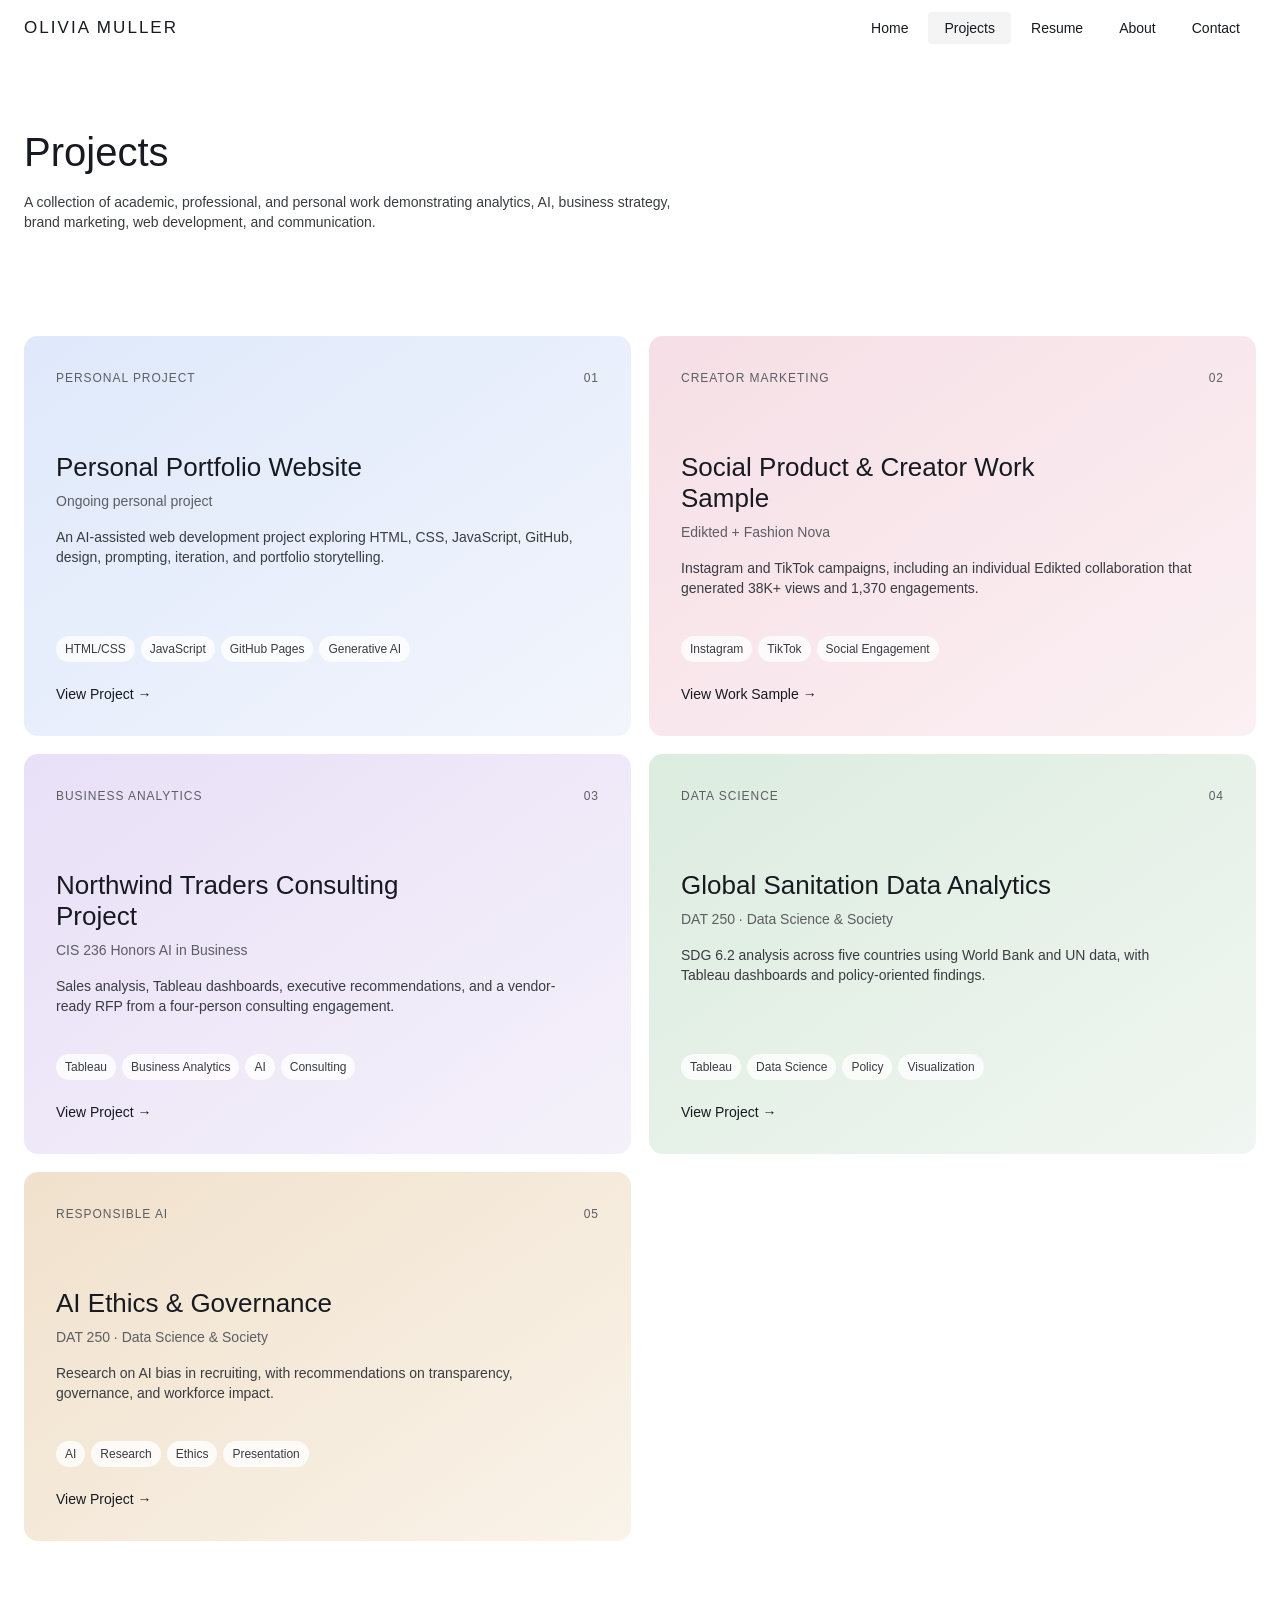
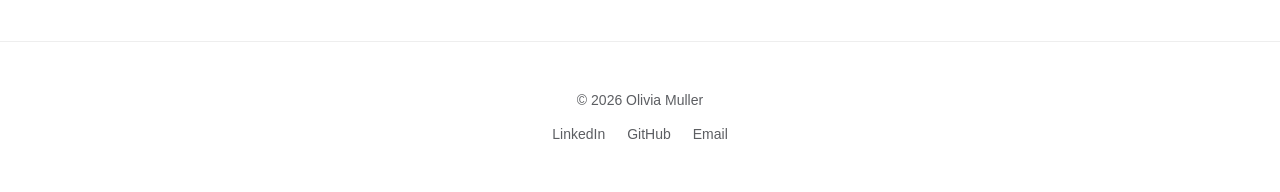
<file: projects.html>
<!DOCTYPE html>
<html lang="en">

<head>

<meta charset="UTF-8">

<meta name="viewport" content="width=device-width, initial-scale=1.0">

<title>Projects | Olivia Muller</title>

<meta name="description" content="Featured projects by Olivia Muller in business analytics, data science, artificial intelligence, brand marketing, and AI-assisted web development.">

<link rel="icon" href="favicon.svg" type="image/svg+xml">

<link rel="stylesheet" href="css/styles.css">

<link rel="stylesheet" href="css/projects.css">

</head>

<body>

<header class="site-header">

<div class="container">

<a class="logo" href="index.html">Olivia Muller</a>

<button class="nav-toggle" type="button" aria-expanded="false" aria-controls="site-nav">Menu</button>

<nav class="site-nav" id="site-nav">

<a href="index.html">Home</a>

<a href="projects.html" aria-current="page">Projects</a>

<a href="resume.html">Resume</a>

<a href="about.html">About</a>

<a href="contact.html">Contact</a>

</nav>

</div>

</header>

<section class="page-header">

<div class="container">

<h1>Projects</h1>

<p>
A collection of academic, professional, and personal work demonstrating analytics, AI, business strategy, brand marketing, web development, and communication.
</p>

</div>

</section>

<section class="projects">

<div class="container">

<div class="project-tiles">

<article class="project-tile">
<div class="project-tile-meta"><span>Personal Project</span><span>01</span></div>
<h2>Personal Portfolio Website</h2>
<p class="project-tile-context">Ongoing personal project</p>
<p>An AI-assisted web development project exploring HTML, CSS, JavaScript, GitHub, design, prompting, iteration, and portfolio storytelling.</p>
<div class="project-tags"><span>HTML/CSS</span><span>JavaScript</span><span>GitHub Pages</span><span>Generative AI</span></div>
<a href="portfolio-website.html">View Project <span aria-hidden="true">→</span></a>
</article>

<article class="project-tile">
<div class="project-tile-meta"><span>Creator Marketing</span><span>02</span></div>
<h2>Social Product &amp; Creator Work Sample</h2>
<p class="project-tile-context">Edikted + Fashion Nova</p>
<p>Instagram and TikTok campaigns, including an individual Edikted collaboration that generated 38K+ views and 1,370 engagements.</p>
<div class="project-tags"><span>Instagram</span><span>TikTok</span><span>Social Engagement</span></div>
<a href="social-creator-work.html">View Work Sample <span aria-hidden="true">→</span></a>
</article>

<article class="project-tile">
<div class="project-tile-meta"><span>Business Analytics</span><span>03</span></div>
<h2>Northwind Traders Consulting Project</h2>
<p class="project-tile-context">CIS 236 Honors AI in Business</p>
<p>Sales analysis, Tableau dashboards, executive recommendations, and a vendor-ready RFP from a four-person consulting engagement.</p>
<div class="project-tags"><span>Tableau</span><span>Business Analytics</span><span>AI</span><span>Consulting</span></div>
<a href="northwind.html">View Project <span aria-hidden="true">→</span></a>
</article>

<article class="project-tile">
<div class="project-tile-meta"><span>Data Science</span><span>04</span></div>
<h2>Global Sanitation Data Analytics</h2>
<p class="project-tile-context">DAT 250 · Data Science &amp; Society</p>
<p>SDG 6.2 analysis across five countries using World Bank and UN data, with Tableau dashboards and policy-oriented findings.</p>
<div class="project-tags"><span>Tableau</span><span>Data Science</span><span>Policy</span><span>Visualization</span></div>
<a href="sanitation.html">View Project <span aria-hidden="true">→</span></a>
</article>

<article class="project-tile">
<div class="project-tile-meta"><span>Responsible AI</span><span>05</span></div>
<h2>AI Ethics &amp; Governance</h2>
<p class="project-tile-context">DAT 250 · Data Science &amp; Society</p>
<p>Research on AI bias in recruiting, with recommendations on transparency, governance, and workforce impact.</p>
<div class="project-tags"><span>AI</span><span>Research</span><span>Ethics</span><span>Presentation</span></div>
<a href="ai-ethics.html">View Project <span aria-hidden="true">→</span></a>
</article>

</div>

</div>

</section>

<footer>

<div class="container">

<p class="footer-copy">© 2026 Olivia Muller</p>

<nav class="footer-links" aria-label="Social links">
<a href="https://www.linkedin.com/in/olivia-muller-93a77b318/" target="_blank" rel="noopener">LinkedIn</a>
<a href="https://github.com/oliviamuller" target="_blank" rel="noopener">GitHub</a>
<a href="mailto:oliviamuller0912@gmail.com">Email</a>
</nav>

</div>

</footer>

<script src="js/script.js"></script>

</body>

</html>
</file>
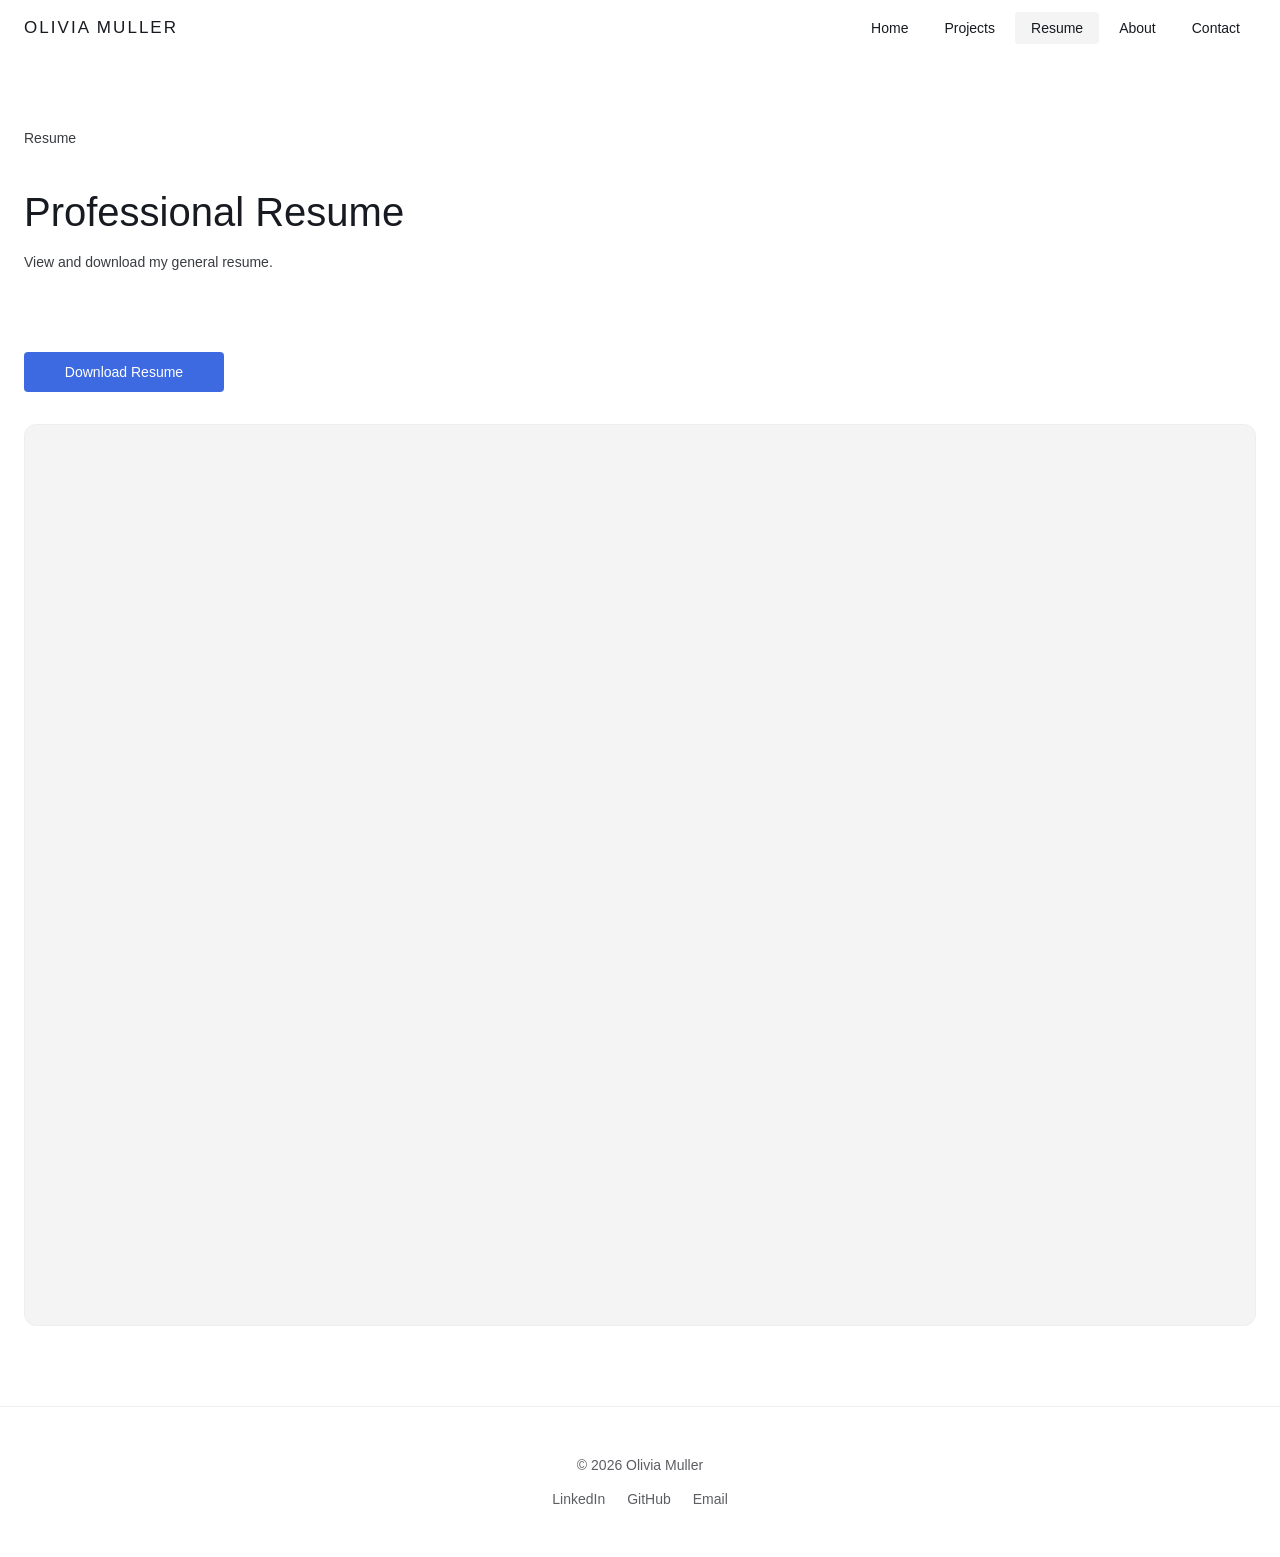
<file: resume.html>
<!DOCTYPE html>
<html lang="en">

<head>

<meta charset="UTF-8">

<meta name="viewport" content="width=device-width, initial-scale=1.0">

<meta name="description" content="Download Olivia Muller's professional resume. Data Science student at Arizona State University with experience in analytics, AI, and business technology.">

<title>Resume | Olivia Muller</title>

<link rel="icon" href="favicon.svg" type="image/svg+xml">

<link rel="stylesheet" href="css/styles.css">

</head>

<body>

<header class="site-header">

<div class="container">

<a class="logo" href="index.html">Olivia Muller</a>

<button class="nav-toggle" type="button" aria-expanded="false" aria-controls="site-nav">Menu</button>

<nav class="site-nav" id="site-nav">

<a href="index.html">Home</a>

<a href="projects.html">Projects</a>

<a href="resume.html" aria-current="page">Resume</a>

<a href="about.html">About</a>

<a href="contact.html">Contact</a>

</nav>

</div>

</header>

<section class="page-header">

<div class="container">

<p class="eyebrow">
Resume
</p>

<h1>
Professional Resume
</h1>

<p>

View and download my general resume.

</p>

</div>

</section>

<section class="container">

<div class="resume-buttons">

<a class="button" href="resume/Olivia_Muller_Resume_General_Final.pdf" target="_blank">

Download Resume

</a>

</div>

<div class="resume-viewer">

<iframe

src="resume/Olivia_Muller_Resume_General_Final.pdf"

width="100%"

height="900">

</iframe>

</div>

</section>

<footer>

<div class="container">

<p class="footer-copy">© 2026 Olivia Muller</p>

<nav class="footer-links" aria-label="Social links">
<a href="https://www.linkedin.com/in/olivia-muller-93a77b318/" target="_blank" rel="noopener">LinkedIn</a>
<a href="https://github.com/oliviamuller" target="_blank" rel="noopener">GitHub</a>
<a href="mailto:oliviamuller0912@gmail.com">Email</a>
</nav>

</div>

</footer>

<script src="js/script.js"></script>

</body>

</html>
</file>
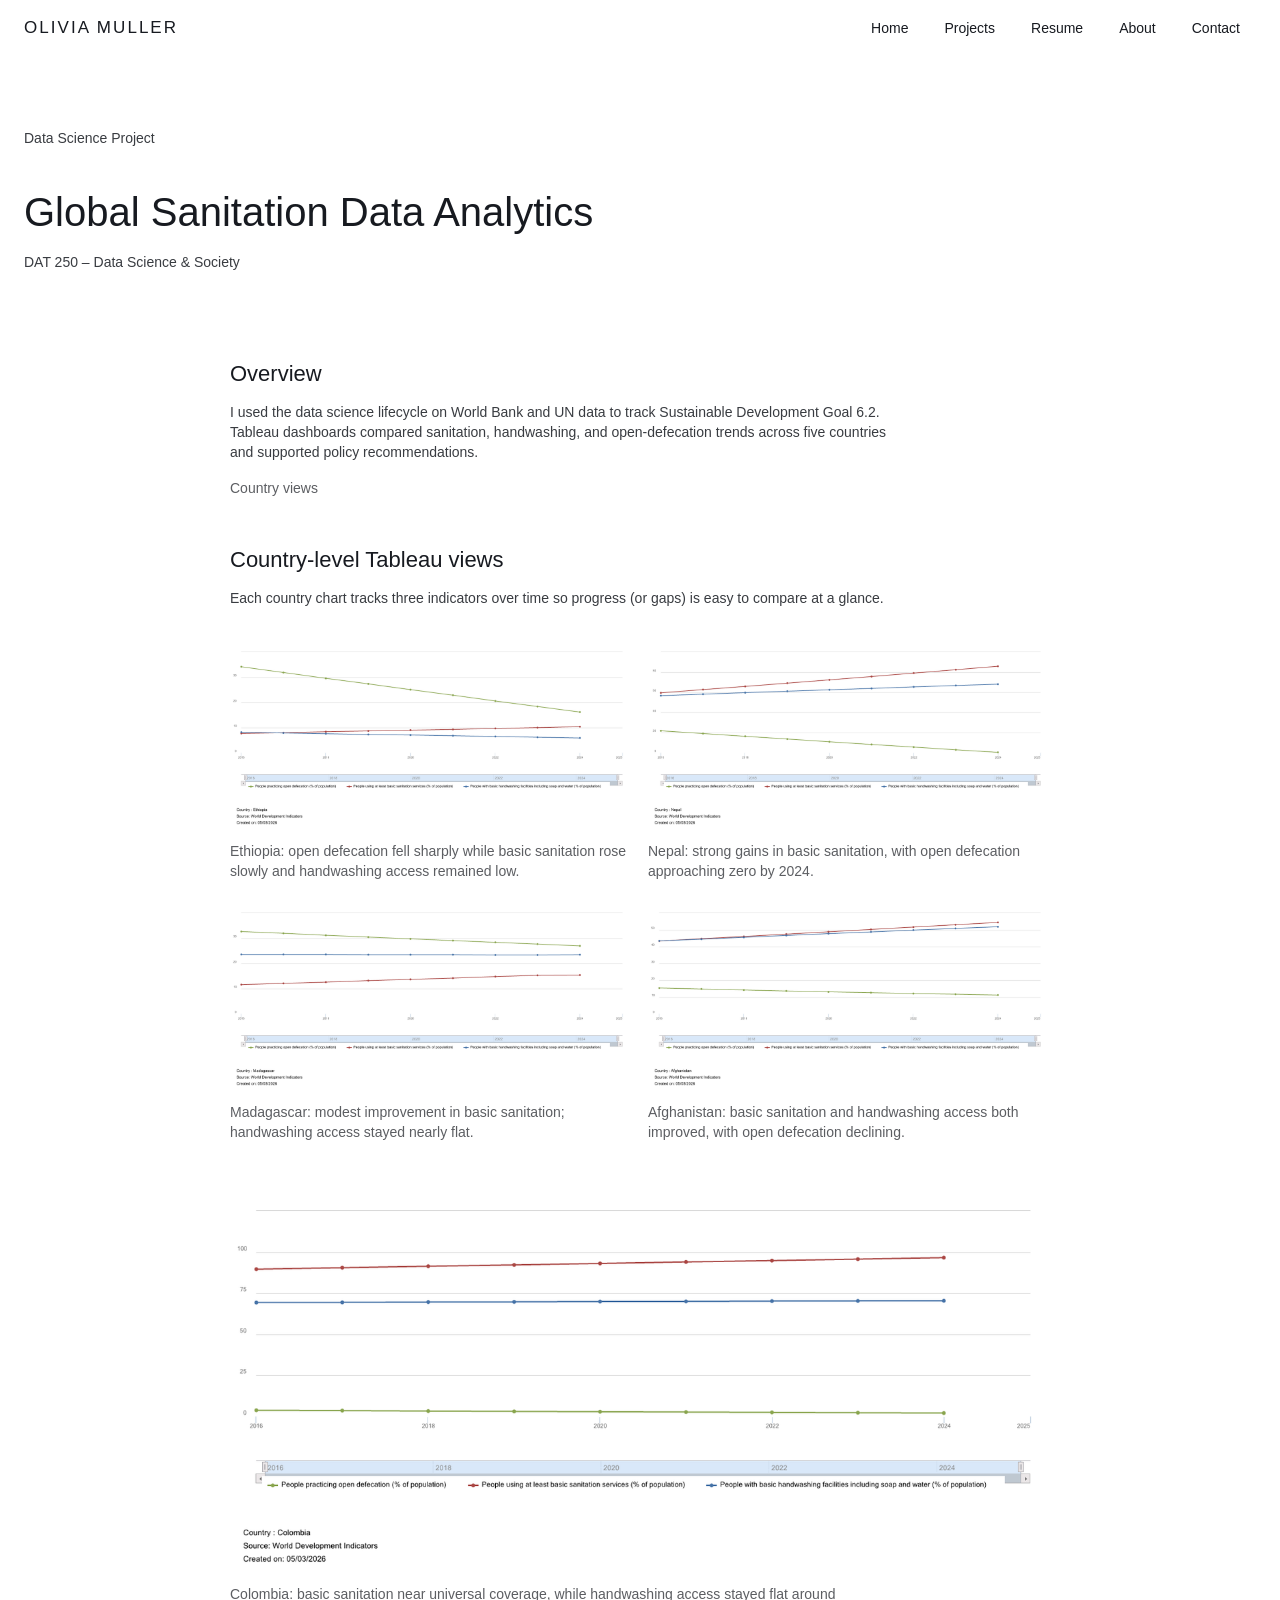
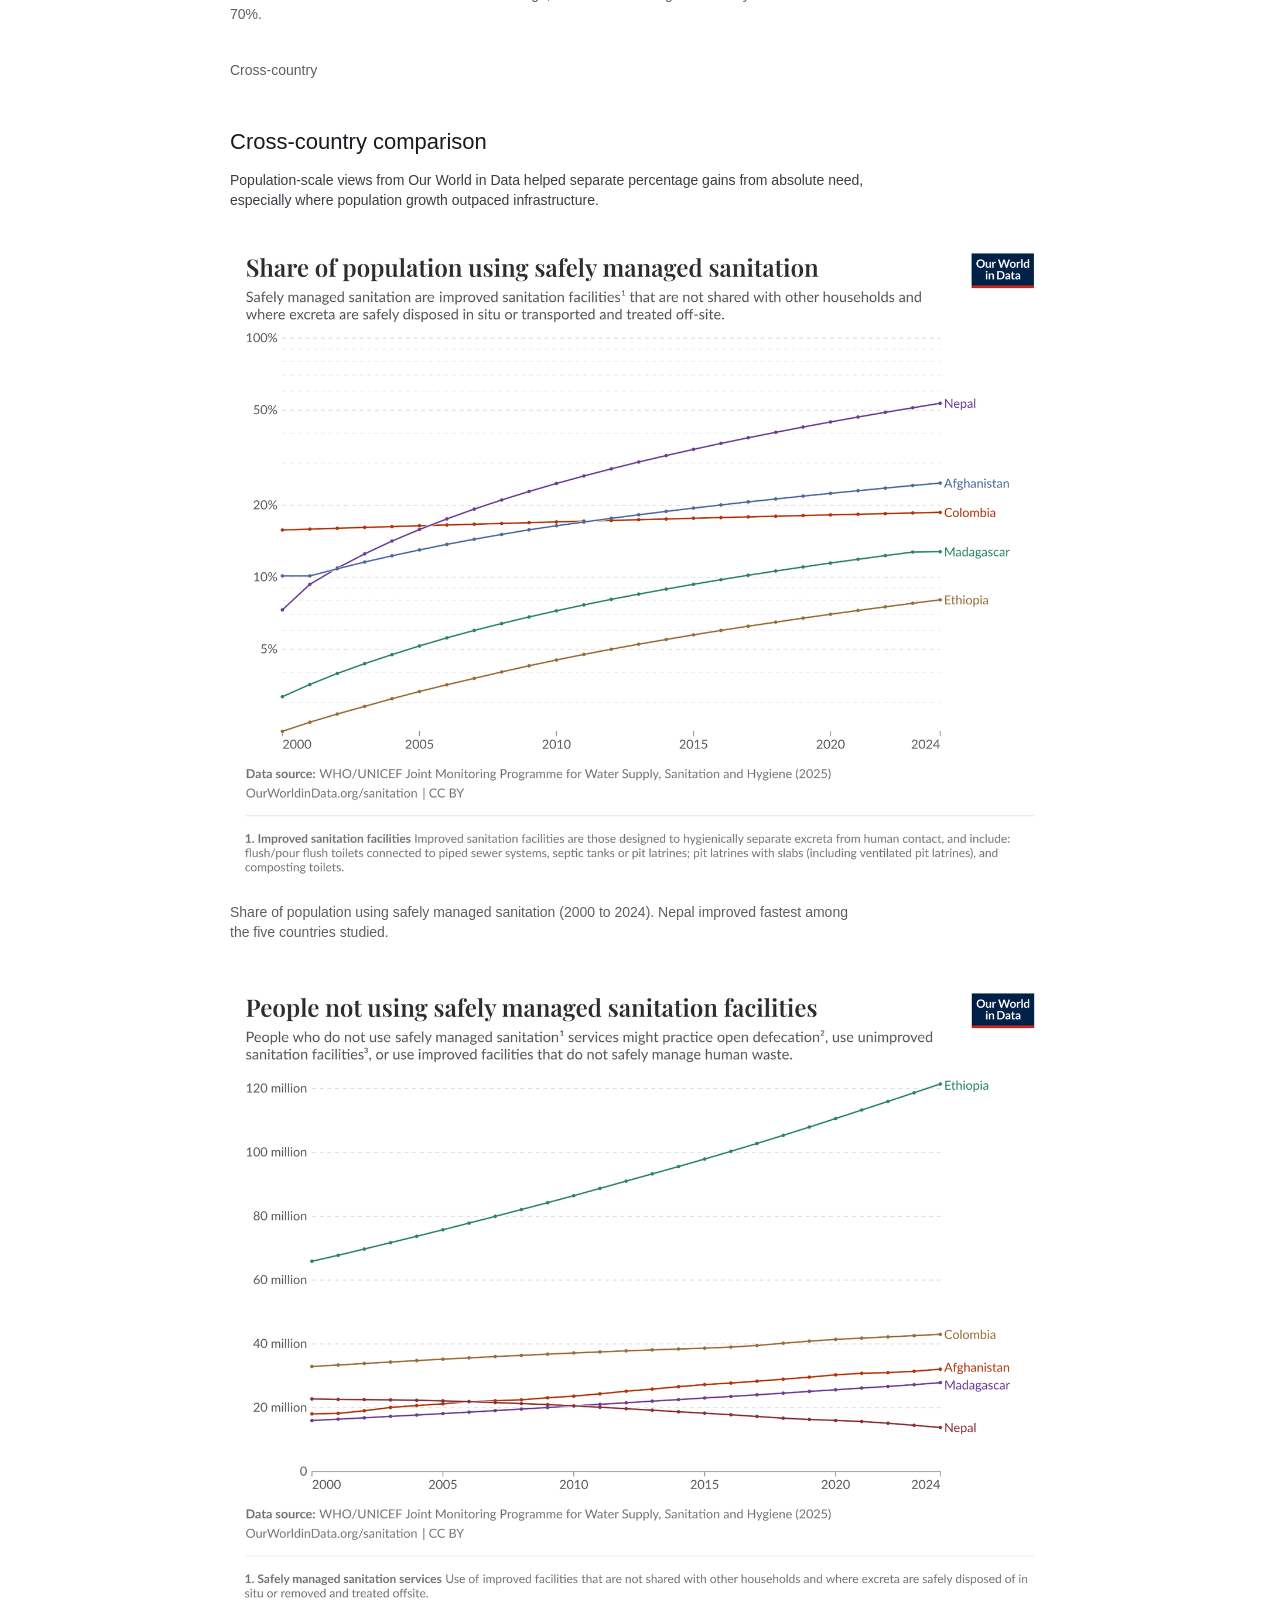
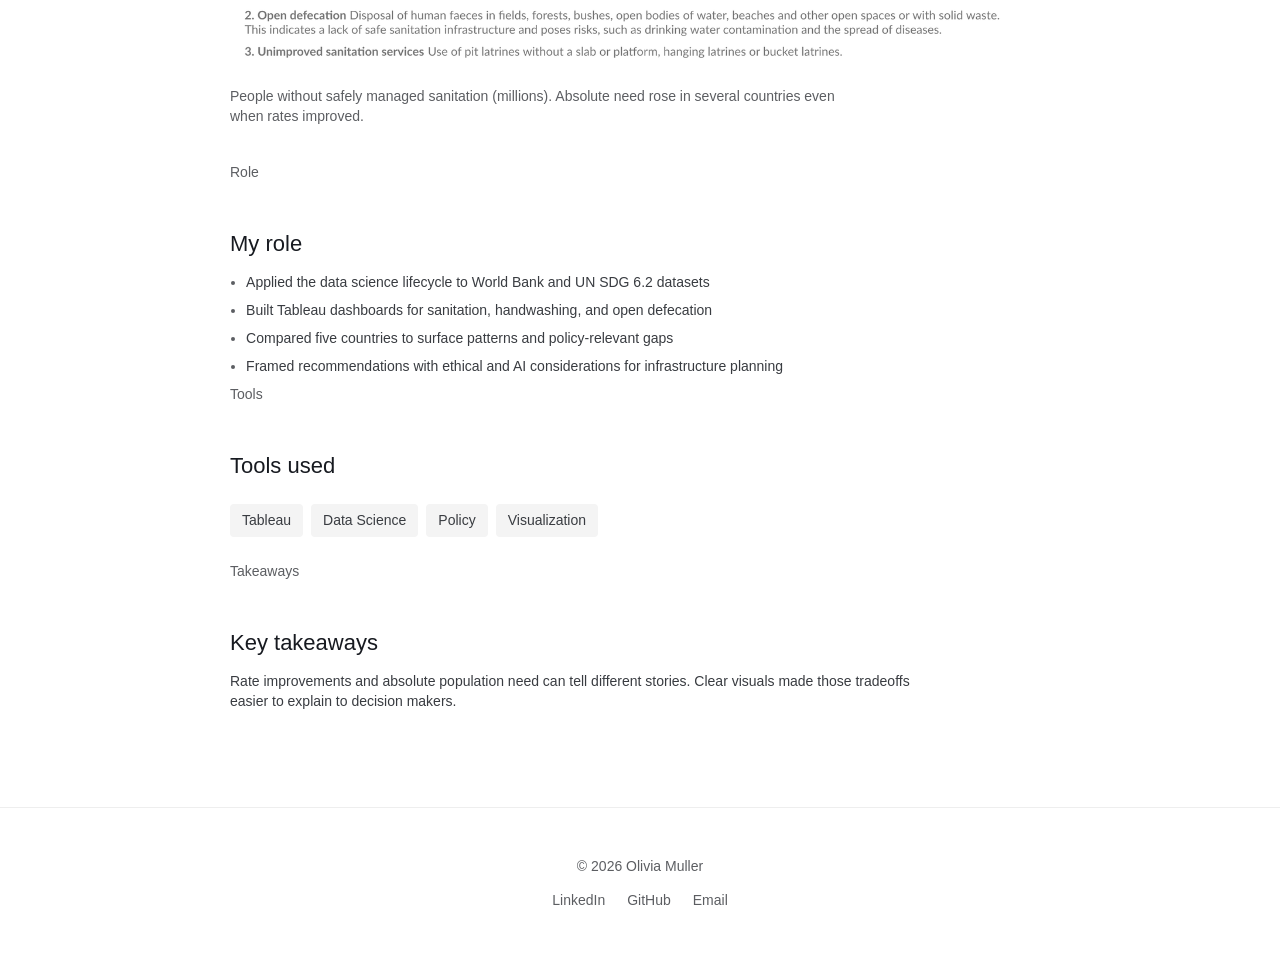
<file: sanitation.html>
<!DOCTYPE html>
<html lang="en">

<head>

<meta charset="UTF-8">

<meta name="viewport" content="width=device-width, initial-scale=1.0">

<title>Global Sanitation Data Analytics</title>

<meta name="description" content="Global sanitation data analytics case study using United Nations sustainability data and Tableau visualizations by Olivia Muller.">

<link rel="icon" href="favicon.svg" type="image/svg+xml">

<link rel="stylesheet" href="css/styles.css">

</head>

<body>

<header class="site-header">

<div class="container">

<a class="logo" href="index.html">Olivia Muller</a>

<button class="nav-toggle" type="button" aria-expanded="false" aria-controls="site-nav">Menu</button>

<nav class="site-nav" id="site-nav">

<a href="index.html">Home</a>

<a href="projects.html">Projects</a>

<a href="resume.html">Resume</a>

<a href="about.html">About</a>

<a href="contact.html">Contact</a>

</nav>

</div>

</header>

<section class="page-header">

<div class="container">

<p class="eyebrow">
Data Science Project
</p>

<h1>
Global Sanitation Data Analytics
</h1>

<p>

DAT 250 – Data Science & Society

</p>

</div>

</section>

<section class="container case-study">

<h2>Overview</h2>

<p class="case-prose">
I used the data science lifecycle on World Bank and UN data to track Sustainable Development Goal 6.2. Tableau dashboards compared sanitation, handwashing, and open-defecation trends across five countries and supported policy recommendations.
</p>

<span class="section-label">Country views</span>
<h2>Country-level Tableau views</h2>

<p class="case-prose">
Each country chart tracks three indicators over time so progress (or gaps) is easy to compare at a glance.
</p>

<div class="figure-grid">

<figure class="figure">
<img src="images/projects/sanitation-ethiopia-trends.png" alt="Line chart of Ethiopia sanitation trends from 2016 to 2024 showing falling open defecation and slow gains in basic sanitation" width="1200" height="576" loading="lazy">
<figcaption>Ethiopia: open defecation fell sharply while basic sanitation rose slowly and handwashing access remained low.</figcaption>
</figure>

<figure class="figure">
<img src="images/projects/sanitation-nepal-trends.png" alt="Line chart of Nepal sanitation trends from 2016 to 2024 showing rising basic sanitation and near elimination of open defecation" width="1200" height="576" loading="lazy">
<figcaption>Nepal: strong gains in basic sanitation, with open defecation approaching zero by 2024.</figcaption>
</figure>

<figure class="figure">
<img src="images/projects/sanitation-madagascar-trends.png" alt="Line chart of Madagascar sanitation trends from 2016 to 2024 with slow declines in open defecation" width="1200" height="576" loading="lazy">
<figcaption>Madagascar: modest improvement in basic sanitation; handwashing access stayed nearly flat.</figcaption>
</figure>

<figure class="figure">
<img src="images/projects/sanitation-afghanistan-trends.png" alt="Line chart of Afghanistan sanitation trends from 2016 to 2024 showing rising basic sanitation and handwashing" width="1200" height="576" loading="lazy">
<figcaption>Afghanistan: basic sanitation and handwashing access both improved, with open defecation declining.</figcaption>
</figure>

</div>

<figure class="figure">
<img src="images/projects/sanitation-colombia-trends.png" alt="Line chart of Colombia sanitation trends from 2016 to 2024 with high basic sanitation access near 97 percent" width="1200" height="576" loading="lazy">
<figcaption>Colombia: basic sanitation near universal coverage, while handwashing access stayed flat around 70%.</figcaption>
</figure>

<span class="section-label">Cross-country</span>
<h2>Cross-country comparison</h2>

<p class="case-prose">
Population-scale views from Our World in Data helped separate percentage gains from absolute need, especially where population growth outpaced infrastructure.
</p>

<figure class="figure">
<img src="images/projects/sanitation-safely-managed-share.png" alt="Line chart of share of population using safely managed sanitation from 2000 to 2024 for Nepal, Afghanistan, Colombia, Madagascar, and Ethiopia" width="1400" height="1114" loading="lazy">
<figcaption>Share of population using safely managed sanitation (2000 to 2024). Nepal improved fastest among the five countries studied.</figcaption>
</figure>

<figure class="figure">
<img src="images/projects/sanitation-not-safely-managed.png" alt="Line chart of people not using safely managed sanitation facilities in millions for five countries from 2000 to 2024" width="1400" height="1189" loading="lazy">
<figcaption>People without safely managed sanitation (millions). Absolute need rose in several countries even when rates improved.</figcaption>
</figure>

<span class="section-label">Role</span>
<h2>My role</h2>

<ul>
<li>Applied the data science lifecycle to World Bank and UN SDG 6.2 datasets</li>
<li>Built Tableau dashboards for sanitation, handwashing, and open defecation</li>
<li>Compared five countries to surface patterns and policy-relevant gaps</li>
<li>Framed recommendations with ethical and AI considerations for infrastructure planning</li>
</ul>

<span class="section-label">Tools</span>
<h2>Tools used</h2>

<div class="tags">

<span>Tableau</span>

<span>Data Science</span>

<span>Policy</span>

<span>Visualization</span>

</div>

<span class="section-label">Takeaways</span>
<h2>Key takeaways</h2>

<p class="case-prose">
Rate improvements and absolute population need can tell different stories. Clear visuals made those tradeoffs easier to explain to decision makers.
</p>

</section>

<footer>

<div class="container">

<p class="footer-copy">© 2026 Olivia Muller</p>

<nav class="footer-links" aria-label="Social links">
<a href="https://www.linkedin.com/in/olivia-muller-93a77b318/" target="_blank" rel="noopener">LinkedIn</a>
<a href="https://github.com/oliviamuller" target="_blank" rel="noopener">GitHub</a>
<a href="mailto:oliviamuller0912@gmail.com">Email</a>
</nav>

</div>

</footer>

<script src="js/script.js"></script>

</body>

</html>
</file>
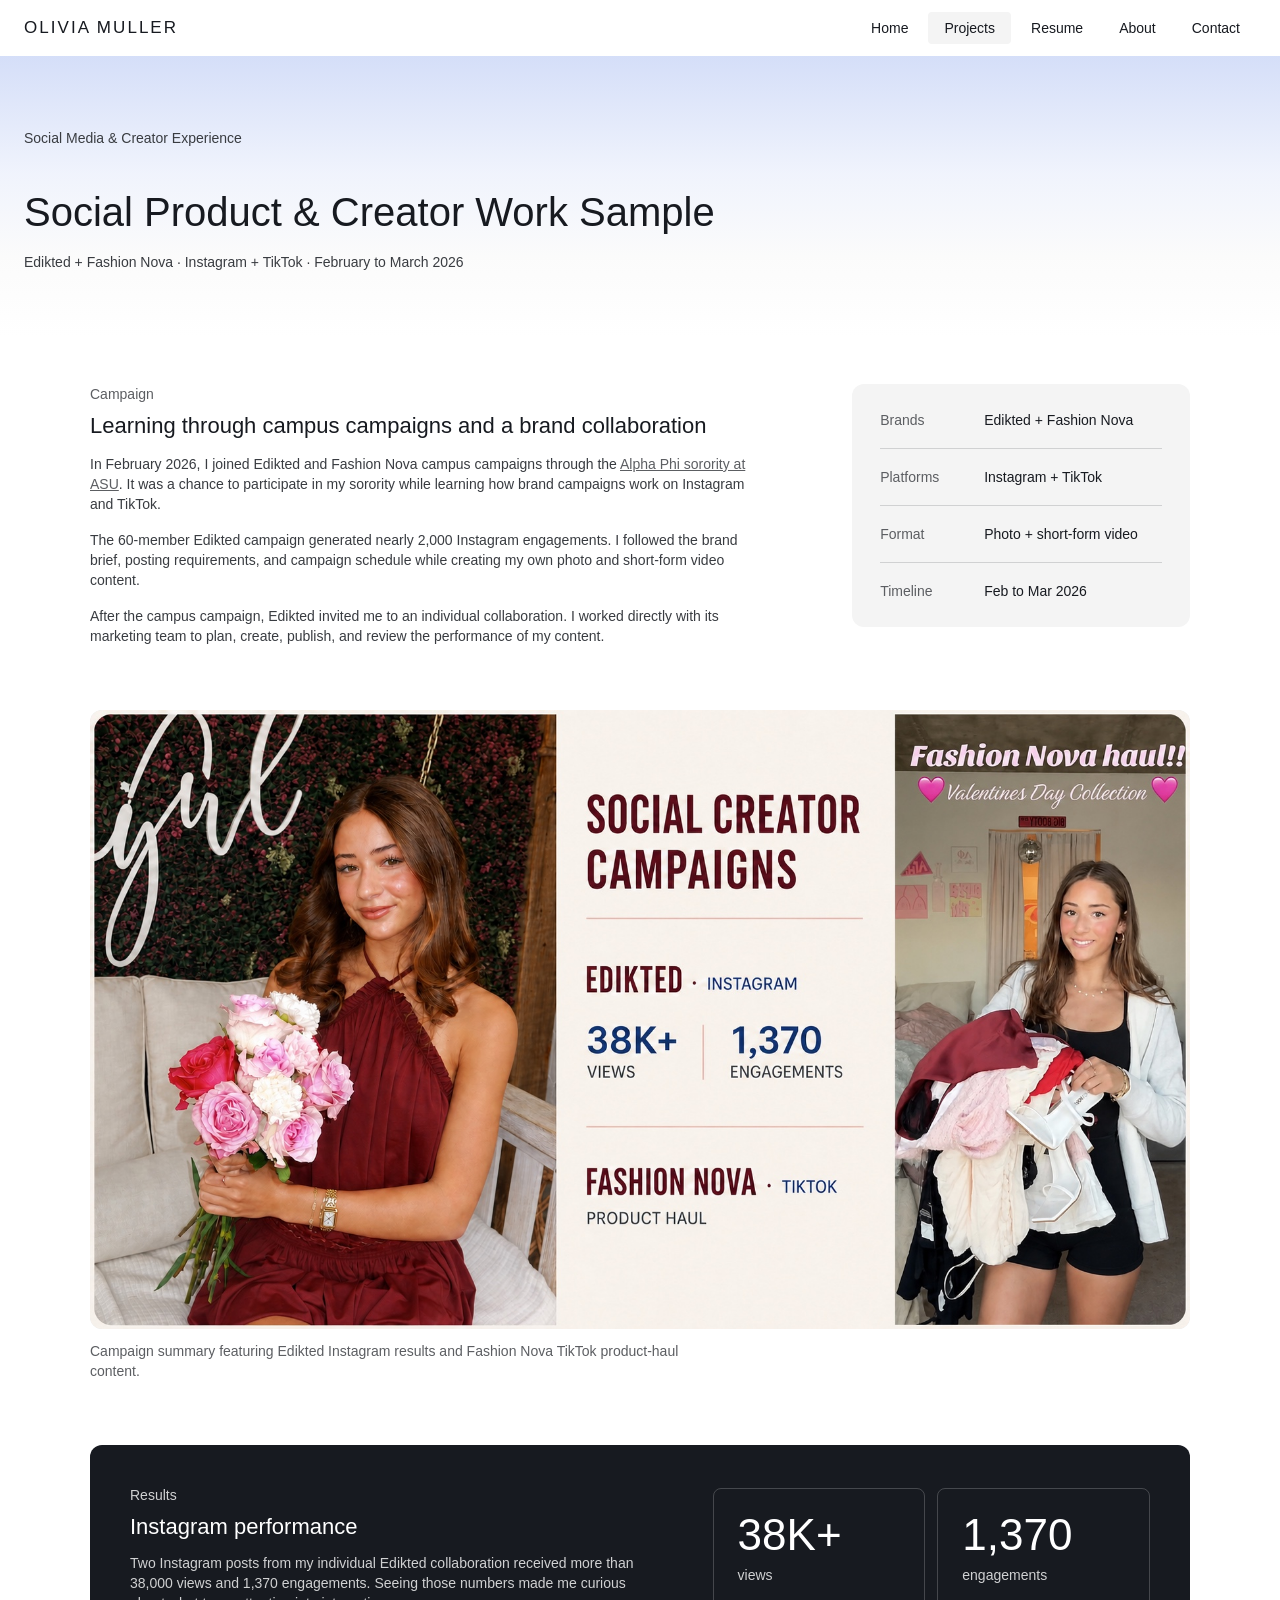
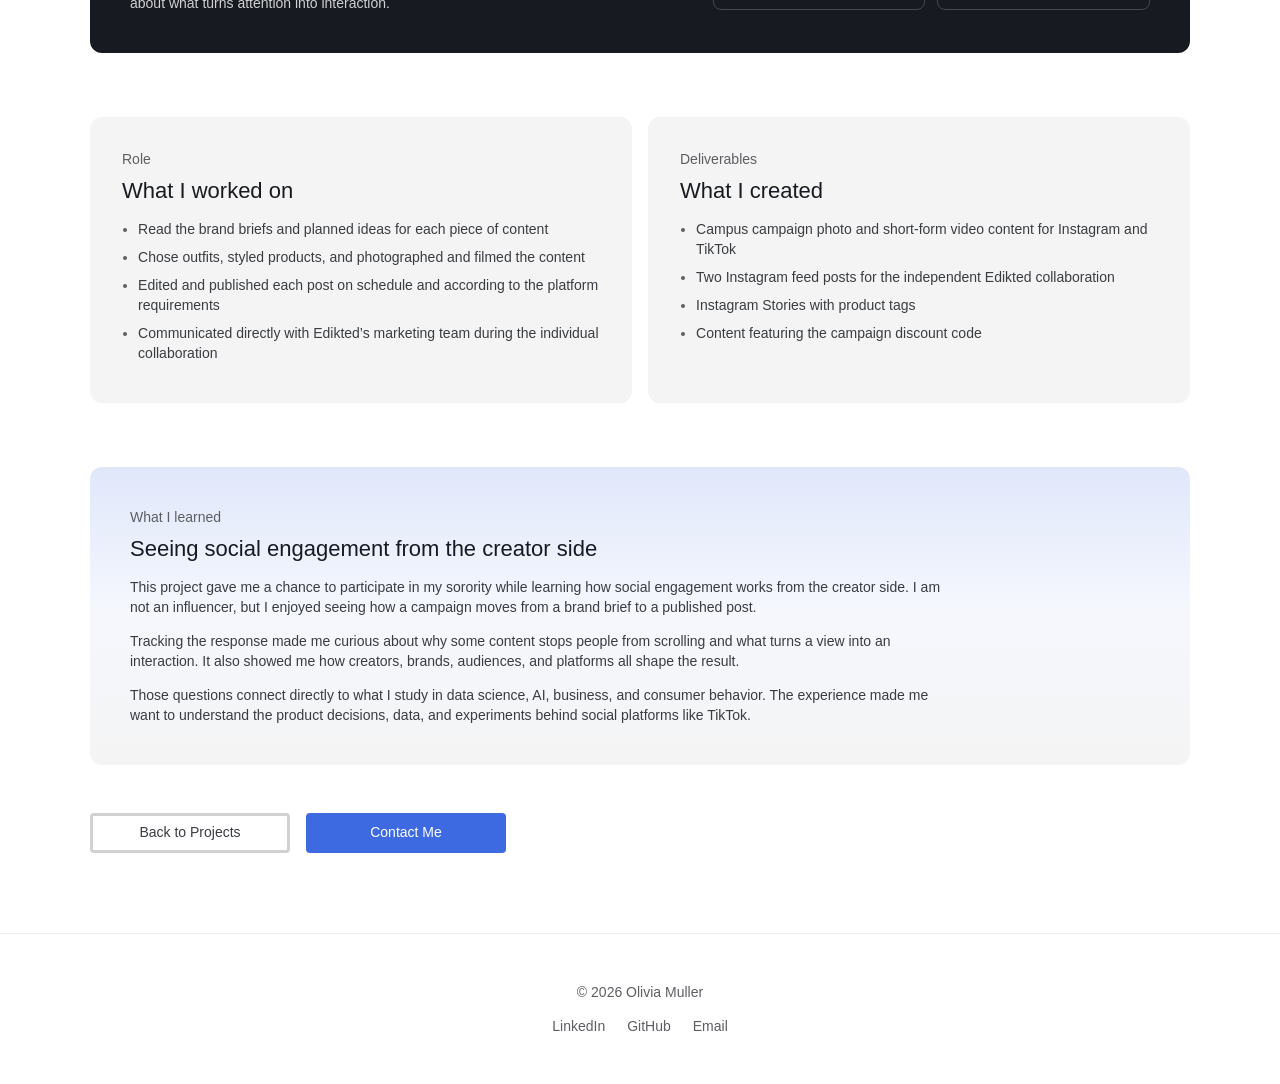
<file: social-creator-work.html>
<!DOCTYPE html>
<html lang="en">

<head>

<meta charset="UTF-8">

<meta name="viewport" content="width=device-width, initial-scale=1.0">

<title>Social Product &amp; Creator Work Sample | Olivia Muller</title>

<meta name="description" content="Edikted and Fashion Nova social product and creator marketing work sample by Olivia Muller, including Instagram and TikTok deliverables and campaign results.">

<link rel="icon" href="favicon.svg" type="image/svg+xml">

<link rel="stylesheet" href="css/styles.css">

</head>

<body>

<header class="site-header">

<div class="container">

<a class="logo" href="index.html">Olivia Muller</a>

<button class="nav-toggle" type="button" aria-expanded="false" aria-controls="site-nav">Menu</button>

<nav class="site-nav" id="site-nav">

<a href="index.html">Home</a>

<a href="projects.html" aria-current="page">Projects</a>

<a href="resume.html">Resume</a>

<a href="about.html">About</a>

<a href="contact.html">Contact</a>

</nav>

</div>

</header>

<main>

<section class="page-header creator-page-header">

<div class="container">

<p class="eyebrow">
Social Media &amp; Creator Experience
</p>

<h1>
Social Product &amp; Creator Work Sample
</h1>

<p>
Edikted + Fashion Nova · Instagram + TikTok · February to March 2026
</p>

</div>

</section>

<article class="container case-study creator-case-study">

<section class="creator-overview" aria-labelledby="campaign-overview-title">

<div>

<span class="section-label">Campaign</span>

<h2 id="campaign-overview-title">Learning through campus campaigns and a brand collaboration</h2>

<p class="case-prose">
In February 2026, I joined Edikted and Fashion Nova campus campaigns through the <a href="https://www.instagram.com/asualphaphi/" target="_blank" rel="noopener">Alpha Phi sorority at ASU</a>. It was a chance to participate in my sorority while learning how brand campaigns work on Instagram and TikTok.
</p>

<p class="case-prose">
The 60-member Edikted campaign generated nearly 2,000 Instagram engagements. I followed the brand brief, posting requirements, and campaign schedule while creating my own photo and short-form video content.
</p>

<p class="case-prose">
After the campus campaign, Edikted invited me to an individual collaboration. I worked directly with its marketing team to plan, create, publish, and review the performance of my content.
</p>

</div>

<aside class="campaign-facts" aria-label="Campaign details">

<dl>

<div>
<dt>Brands</dt>
<dd>Edikted + Fashion Nova</dd>
</div>

<div>
<dt>Platforms</dt>
<dd>Instagram + TikTok</dd>
</div>

<div>
<dt>Format</dt>
<dd>Photo + short-form video</dd>
</div>

<div>
<dt>Timeline</dt>
<dd>Feb to Mar 2026</dd>
</div>

</dl>

</aside>

</section>

<figure class="figure campaign-figure">

<div class="campaign-media" data-campaign-media>

<img class="campaign-image" src="images/projects/social-creator-work-sample.jpg" alt="Edikted and Fashion Nova social campaign content created for Instagram and TikTok" width="1600" height="900" hidden data-campaign-image>

<div class="campaign-placeholder" data-campaign-placeholder>
<span class="campaign-placeholder-label">Campaign content</span>
<strong>Edikted × Fashion Nova</strong>
<span>Instagram + TikTok</span>
</div>

</div>

<figcaption>Campaign summary featuring Edikted Instagram results and Fashion Nova TikTok product-haul content.</figcaption>

</figure>

<section class="campaign-results" aria-labelledby="campaign-results-title">

<div class="campaign-results-copy">

<span class="section-label">Results</span>

<h2 id="campaign-results-title">Instagram performance</h2>

<p>
Two Instagram posts from my individual Edikted collaboration received more than 38,000 views and 1,370 engagements. Seeing those numbers made me curious about what turns attention into interaction.
</p>

</div>

<div class="campaign-metrics" aria-label="Instagram campaign results">

<div class="campaign-metric">
<strong>38K+</strong>
<span>views</span>
</div>

<div class="campaign-metric">
<strong>1,370</strong>
<span>engagements</span>
</div>

</div>

</section>

<div class="creator-detail-grid">

<section class="creator-detail-card" aria-labelledby="creator-role-title">

<span class="section-label">Role</span>

<h2 id="creator-role-title">What I worked on</h2>

<ul>
<li>Read the brand briefs and planned ideas for each piece of content</li>
<li>Chose outfits, styled products, and photographed and filmed the content</li>
<li>Edited and published each post on schedule and according to the platform requirements</li>
<li>Communicated directly with Edikted’s marketing team during the individual collaboration</li>
</ul>

</section>

<section class="creator-detail-card" aria-labelledby="creator-deliverables-title">

<span class="section-label">Deliverables</span>

<h2 id="creator-deliverables-title">What I created</h2>

<ul>
<li>Campus campaign photo and short-form video content for Instagram and TikTok</li>
<li>Two Instagram feed posts for the independent Edikted collaboration</li>
<li>Instagram Stories with product tags</li>
<li>Content featuring the campaign discount code</li>
</ul>

</section>

</div>

<section class="creator-learning" aria-labelledby="creator-learning-title">

<span class="section-label">What I learned</span>

<h2 id="creator-learning-title">Seeing social engagement from the creator side</h2>

<p class="case-prose">
This project gave me a chance to participate in my sorority while learning how social engagement works from the creator side. I am not an influencer, but I enjoyed seeing how a campaign moves from a brand brief to a published post.
</p>

<p class="case-prose">
Tracking the response made me curious about why some content stops people from scrolling and what turns a view into an interaction. It also showed me how creators, brands, audiences, and platforms all shape the result.
</p>

<p class="case-prose">
Those questions connect directly to what I study in data science, AI, business, and consumer behavior. The experience made me want to understand the product decisions, data, and experiments behind social platforms like TikTok.
</p>

</section>

<nav class="case-study-links" aria-label="Project navigation">
<a class="button secondary" href="projects.html">Back to Projects</a>
<a class="button" href="contact.html">Contact Me</a>
</nav>

</article>

</main>

<footer>

<div class="container">

<p class="footer-copy">© 2026 Olivia Muller</p>

<nav class="footer-links" aria-label="Social links">
<a href="https://www.linkedin.com/in/olivia-muller-93a77b318/" target="_blank" rel="noopener">LinkedIn</a>
<a href="https://github.com/oliviamuller" target="_blank" rel="noopener">GitHub</a>
<a href="mailto:oliviamuller0912@gmail.com">Email</a>
</nav>

</div>

</footer>

<script src="js/script.js"></script>

</body>

</html>
</file>
<file: css/styles.css>
/* Tesla-inspired design system — portfolio adaptation */

:root {
  --electric-blue: #3E6AE1;
  --electric-blue-hover: #3457c4;
  --pure-white: #FFFFFF;
  --light-ash: #F4F4F4;
  --carbon-dark: #171A20;
  --graphite: #393C41;
  --pewter: #5C5E62;
  --silver-fog: #8E8E8E;
  --cloud-gray: #EEEEEE;
  --pale-silver: #D0D1D2;
  --frosted: rgba(255, 255, 255, 0.75);
  --overlay: rgba(128, 128, 128, 0.65);

  --font-display: "Universal Sans Display", -apple-system, BlinkMacSystemFont, "Segoe UI", Arial, sans-serif;
  --font-text: "Universal Sans Text", -apple-system, BlinkMacSystemFont, "Segoe UI", Arial, sans-serif;

  --ease: cubic-bezier(0.5, 0, 0, 0.75);
  --duration: 0.33s;
  --space: 8px;
  --max-width: 1383px;

  /* Soft Electric Blue ombre — portfolio accent (not Tesla-strict) */
  --ombre-blue: linear-gradient(
    180deg,
    rgba(62, 106, 225, 0.22) 0%,
    rgba(62, 106, 225, 0.08) 42%,
    rgba(244, 244, 244, 0.35) 72%,
    var(--pure-white) 100%
  );
  --ombre-blue-card: linear-gradient(
    180deg,
    rgba(62, 106, 225, 0.16) 0%,
    rgba(62, 106, 225, 0.05) 48%,
    var(--light-ash) 100%
  );
}

*,
*::before,
*::after {
  box-sizing: border-box;
}

html {
  scroll-behavior: smooth;
}

body {
  margin: 0;
  font-family: var(--font-text);
  font-size: 14px;
  font-weight: 400;
  line-height: 20px;
  color: var(--graphite);
  background: var(--pure-white);
  -webkit-font-smoothing: antialiased;
}

img {
  max-width: 100%;
  height: auto;
  display: block;
}

a {
  color: var(--pewter);
  transition: color var(--duration), box-shadow var(--duration) var(--ease);
}

a:hover {
  color: var(--carbon-dark);
}

.container {
  width: min(100% - 48px, var(--max-width));
  margin-inline: auto;
}

/* ——— Header / Nav ——— */

.site-header {
  position: sticky;
  top: 0;
  z-index: 100;
  background: transparent;
  transition: background-color var(--duration), backdrop-filter var(--duration);
}

.site-header.is-scrolled {
  background: var(--frosted);
  backdrop-filter: saturate(180%) blur(16px);
  -webkit-backdrop-filter: saturate(180%) blur(16px);
}

.site-header .container {
  display: flex;
  justify-content: space-between;
  align-items: center;
  min-height: 56px;
  padding: 8px 0;
  gap: 16px;
}

.logo {
  font-family: var(--font-text);
  font-size: 17px;
  font-weight: 500;
  line-height: 20px;
  color: var(--carbon-dark);
  text-decoration: none;
  letter-spacing: 0.12em;
  text-transform: uppercase;
  white-space: nowrap;
}

.logo:hover {
  color: var(--carbon-dark);
}

.nav-toggle {
  display: none;
  appearance: none;
  background: transparent;
  border: 3px solid transparent;
  border-radius: 4px;
  padding: 4px 8px;
  min-height: 32px;
  cursor: pointer;
  color: var(--carbon-dark);
  font-family: var(--font-text);
  font-size: 14px;
  font-weight: 500;
  transition: color var(--duration), background-color var(--duration);
}

.nav-toggle:hover {
  background: var(--light-ash);
}

.site-nav {
  display: flex;
  flex-wrap: wrap;
  align-items: center;
  gap: 4px;
}

.site-nav a {
  display: inline-flex;
  align-items: center;
  justify-content: center;
  min-height: 32px;
  padding: 4px 16px;
  border-radius: 4px;
  text-decoration: none;
  color: var(--carbon-dark);
  font-size: 14px;
  font-weight: 500;
  line-height: 16.8px;
  background: transparent;
  transition: color var(--duration), background-color var(--duration);
}

.site-nav a:hover,
.site-nav a[aria-current="page"] {
  background: var(--light-ash);
  color: var(--carbon-dark);
}

/* ——— Typography ——— */

h1, h2, h3, h4 {
  font-family: var(--font-text);
  font-weight: 500;
  color: var(--carbon-dark);
  letter-spacing: normal;
  margin: 0 0 16px;
}

.hero h1,
.page-header h1 {
  font-family: var(--font-display);
  font-size: 40px;
  font-weight: 500;
  line-height: 48px;
}

.hero h1 span {
  color: var(--carbon-dark);
}

.featured-projects h2,
.about-section h2 {
  font-size: 28px;
  line-height: 34px;
  margin-bottom: 8px;
}

.eyebrow {
  margin: 0 0 16px;
  font-size: 14px;
  font-weight: 500;
  line-height: 20px;
  color: var(--pewter);
}

.section-label {
  display: block;
  margin: 0 0 8px;
  font-size: 14px;
  font-weight: 500;
  line-height: 20px;
  color: var(--pewter);
}

.section-subtitle,
.page-header p,
.intro {
  color: var(--graphite);
  font-size: 14px;
  font-weight: 400;
  line-height: 20px;
  max-width: 680px;
  margin: 0 0 40px;
}

/* ——— Buttons ——— */

.button {
  display: inline-flex;
  align-items: center;
  justify-content: center;
  min-height: 40px;
  min-width: 160px;
  width: 200px;
  max-width: 100%;
  padding: 4px 16px;
  border: 3px solid transparent;
  border-radius: 4px;
  background: var(--electric-blue);
  color: var(--pure-white);
  font-family: var(--font-text);
  font-size: 14px;
  font-weight: 500;
  line-height: 16.8px;
  text-decoration: none;
  text-align: center;
  cursor: pointer;
  box-shadow: rgba(0, 0, 0, 0) 0 0 0 2px inset;
  transition:
    border-color var(--duration),
    background-color var(--duration),
    color var(--duration),
    box-shadow 0.25s;
}

.button:hover {
  background: var(--electric-blue-hover);
  color: var(--pure-white);
}

.button:focus-visible {
  outline: none;
  box-shadow: rgba(0, 0, 0, 0.2) 0 0 0 2px inset;
}

.button.secondary {
  background: var(--pure-white);
  color: var(--graphite);
  border-color: var(--pale-silver);
  box-shadow: none;
}

.button.secondary:hover {
  background: var(--light-ash);
  color: var(--carbon-dark);
  border-color: var(--pale-silver);
}

.buttons {
  display: flex;
  flex-wrap: wrap;
  gap: 16px;
  margin-top: 40px;
}

.text-link {
  color: var(--pewter);
  font-size: 14px;
  font-weight: 400;
  line-height: 20px;
  text-decoration: none;
  transition: box-shadow var(--duration) var(--ease), color var(--duration);
}

.text-link:hover {
  color: var(--carbon-dark);
  text-decoration: underline;
}

/* ——— Hero ——— */

.hero {
  min-height: calc(100vh - 56px);
  display: flex;
  align-items: center;
  padding: 80px 0 96px;
  background: var(--ombre-blue);
}

.hero .container {
  animation: hero-rise 0.7s var(--ease) both;
}

@keyframes hero-rise {
  from {
    opacity: 0;
    transform: translateY(12px);
  }
  to {
    opacity: 1;
    transform: translateY(0);
  }
}

@media (prefers-reduced-motion: reduce) {
  .hero .container {
    animation: none;
  }

  html {
    scroll-behavior: auto;
  }
}

/* ——— Page header ——— */

.page-header {
  padding: 72px 0 40px;
  background: var(--pure-white);
}

.page-header h1 {
  margin-bottom: 16px;
}

/* ——— Featured / project cards ——— */

.featured-projects {
  padding: 80px 0 120px;
  background: var(--light-ash);
}

.featured-projects .section-subtitle {
  margin-bottom: 48px;
}

.project-grid {
  display: grid;
  grid-template-columns: repeat(4, 1fr);
  gap: 16px;
}

.featured-card {
  display: block;
  text-decoration: none;
  color: inherit;
  background: var(--pure-white);
  border-radius: 12px;
  overflow: hidden;
  padding: 0 0 28px;
  transition: background-color var(--duration);
}

.featured-card .project-top {
  padding-top: 28px;
}

.featured-card:hover {
  background: var(--pure-white);
  color: inherit;
}

.featured-thumb {
  width: 100%;
  height: 180px;
  object-fit: cover;
  object-position: center top;
  border-radius: 12px 12px 0 0;
  background: var(--cloud-gray);
  margin-bottom: 20px;
}

.project-card .featured-thumb {
  border-radius: 12px;
  margin-bottom: 24px;
  height: 200px;
}

.project-top {
  padding: 0 28px;
  margin-bottom: 12px;
}

.featured-card h3,
.project-card h2 {
  padding: 0 28px;
  font-size: 17px;
  font-weight: 500;
  line-height: 20px;
  margin-bottom: 12px;
}

.featured-card p,
.project-card > p {
  padding: 0 28px;
  color: var(--graphite);
  margin: 0;
}

.project-label,
.project-class {
  display: inline-block;
  margin: 0;
  padding: 0;
  font-size: 14px;
  font-weight: 500;
  line-height: 20px;
  color: var(--pewter);
  background: none;
  border-radius: 0;
}

.project-class {
  margin: 8px 0 16px;
  padding: 0 28px;
}

.project-card .project-class {
  padding: 0;
}

/* ——— Projects list ——— */

.projects {
  padding-bottom: 100px;
}

.project-card {
  background: var(--pure-white);
  padding: 40px 0;
  margin-bottom: 0;
  border-bottom: 1px solid var(--cloud-gray);
}

.project-card:last-child {
  border-bottom: none;
}

.project-card h2 {
  padding: 0;
  font-size: 22px;
  line-height: 28px;
  margin-bottom: 8px;
}

.project-card .button {
  margin-top: 24px;
}

/* ——— Tags ——— */

.tags {
  margin: 24px 0;
  display: flex;
  flex-wrap: wrap;
  gap: 8px;
}

.tags span {
  display: inline-block;
  background: var(--light-ash);
  color: var(--graphite);
  padding: 8px 12px;
  border-radius: 4px;
  font-size: 14px;
  font-weight: 400;
  line-height: 16.8px;
}

/* ——— Case study ——— */

.case-study {
  max-width: 820px;
  padding-bottom: 80px;
}

.case-study h2 {
  font-size: 22px;
  line-height: 28px;
  margin: 48px 0 14px;
}

.case-study h2:first-child {
  margin-top: 8px;
}

.case-study > p,
.case-prose {
  color: var(--graphite);
  font-size: 14px;
  line-height: 20px;
  max-width: 680px;
  margin-bottom: 16px;
}

.case-study ul {
  color: var(--graphite);
  font-size: 14px;
  line-height: 20px;
  padding-left: 1.15em;
  margin: 8px 0;
  max-width: 680px;
}

.case-study li {
  margin-bottom: 8px;
}

.case-study li::marker {
  color: var(--pewter);
}

.figure {
  margin: 28px 0 36px;
}

.figure img {
  width: 100%;
  border-radius: 12px;
  background: var(--light-ash);
}

.figure--logo {
  text-align: center;
}

.figure--logo img {
  width: 140px;
  max-width: 100%;
  margin-inline: auto;
  background: transparent;
}

.figure--logo figcaption {
  margin-inline: auto;
}

.figure figcaption {
  margin-top: 12px;
  font-size: 14px;
  line-height: 20px;
  color: var(--pewter);
  max-width: 640px;
}

.figure-grid {
  display: grid;
  grid-template-columns: 1fr;
  gap: 16px;
  margin: 28px 0 36px;
}

@media (min-width: 720px) {
  .figure-grid {
    grid-template-columns: 1fr 1fr;
  }
}

.figure-grid .figure {
  margin: 0;
}

/* Portfolio website case study */

.website-page-header {
  padding-bottom: 64px;
  background: var(--ombre-blue);
}

.website-header-actions,
.case-study-links {
  display: flex;
  flex-wrap: wrap;
  gap: 16px;
  margin-top: 24px;
}

.website-case-study {
  max-width: 1100px;
  padding-top: 48px;
}

.website-overview {
  display: grid;
  grid-template-columns: minmax(0, 1.55fr) minmax(280px, 0.75fr);
  gap: 64px;
  align-items: start;
  margin-bottom: 64px;
}

.website-overview h2,
.website-showcase h2,
.website-process h2,
.website-tools h2,
.website-learning h2,
.website-next h2 {
  margin: 0 0 16px;
}

.website-facts {
  padding: 8px 28px;
  border-radius: 12px;
  background: var(--light-ash);
}

.website-facts dl {
  margin: 0;
}

.website-facts dl > div {
  display: grid;
  grid-template-columns: 80px 1fr;
  gap: 16px;
  padding: 18px 0;
}

.website-facts dl > div + div {
  border-top: 1px solid var(--pale-silver);
}

.website-facts dt,
.website-facts dd {
  margin: 0;
  font-size: 14px;
  line-height: 20px;
}

.website-facts dt {
  color: var(--pewter);
}

.website-facts dd {
  color: var(--carbon-dark);
  font-weight: 500;
}

.website-showcase,
.website-process,
.website-tools,
.website-learning,
.website-next {
  margin-bottom: 72px;
}

.website-showcase-grid {
  display: grid;
  grid-template-columns: repeat(3, 1fr);
  gap: 16px;
  margin-top: 28px;
}

.website-showcase-grid a {
  display: block;
  min-height: 210px;
  padding: 28px;
  border-radius: 12px;
  color: var(--graphite);
  background: var(--light-ash);
  text-decoration: none;
}

.website-showcase-grid a:hover {
  color: var(--graphite);
  background: var(--cloud-gray);
}

.website-showcase-grid span,
.website-showcase-grid strong {
  display: block;
}

.website-showcase-grid span {
  margin-bottom: 24px;
  color: var(--electric-blue);
  font-size: 14px;
  font-weight: 500;
}

.website-showcase-grid strong {
  margin-bottom: 10px;
  color: var(--carbon-dark);
  font-size: 17px;
  line-height: 22px;
}

.website-showcase-grid p {
  margin: 0;
}

.website-process-list {
  margin: 32px 0 0;
  padding: 0;
  list-style: none;
  border-top: 1px solid var(--pale-silver);
}

.website-process-list li {
  display: grid;
  grid-template-columns: 56px 1fr;
  gap: 24px;
  margin: 0;
  padding: 28px 0;
  border-bottom: 1px solid var(--pale-silver);
}

.website-process-list li > span {
  color: var(--electric-blue);
  font-family: var(--font-display);
  font-size: 17px;
  font-weight: 500;
}

.website-process-list h3 {
  margin: 0 0 8px;
  font-size: 17px;
  line-height: 22px;
}

.website-process-list p {
  max-width: 780px;
  margin: 0;
}

.website-tools-grid {
  display: grid;
  grid-template-columns: repeat(4, 1fr);
  gap: 16px;
  margin-top: 28px;
}

.website-tools-grid > div {
  padding: 28px;
  border-radius: 12px;
  background: var(--ombre-blue-card);
}

.website-tools-grid h3 {
  margin: 0 0 10px;
  font-size: 17px;
  line-height: 22px;
}

.website-tools-grid p {
  margin: 0;
}

.website-learning {
  display: grid;
  grid-template-columns: minmax(0, 1.25fr) minmax(320px, 0.75fr);
  gap: 48px;
  align-items: center;
  padding: 40px;
  border-radius: 12px;
  background: var(--light-ash);
}

.website-learning blockquote {
  margin: 0;
  padding: 32px;
  border-left: 3px solid var(--electric-blue);
  color: var(--carbon-dark);
  font-family: var(--font-display);
  font-size: clamp(22px, 3vw, 30px);
  line-height: 1.25;
  background: var(--pure-white);
}

.website-next {
  padding: 40px;
  border-radius: 12px;
  background: var(--ombre-blue-card);
}

.website-next .case-prose {
  max-width: 760px;
}

/* Creator work sample */

.creator-page-header {
  background: var(--ombre-blue);
  padding-bottom: 64px;
}

.creator-page-header p:last-child {
  margin-bottom: 0;
}

.creator-case-study {
  max-width: 1100px;
  padding-top: 24px;
}

.creator-overview {
  display: grid;
  grid-template-columns: minmax(0, 1.55fr) minmax(260px, 0.75fr);
  gap: 64px;
  align-items: start;
  margin: 24px 0 48px;
}

.creator-overview h2,
.creator-detail-card h2,
.creator-learning h2 {
  margin: 0 0 14px;
}

.campaign-facts {
  padding: 8px 28px;
  border-radius: 12px;
  background: var(--light-ash);
}

.campaign-facts dl {
  margin: 0;
}

.campaign-facts dl > div {
  display: grid;
  grid-template-columns: 88px 1fr;
  gap: 16px;
  padding: 18px 0;
}

.campaign-facts dl > div + div {
  border-top: 1px solid var(--pale-silver);
}

.campaign-facts dt,
.campaign-facts dd {
  margin: 0;
  font-size: 14px;
  line-height: 20px;
}

.campaign-facts dt {
  color: var(--pewter);
}

.campaign-facts dd {
  color: var(--carbon-dark);
  font-weight: 500;
}

.campaign-figure {
  margin: 0 0 64px;
}

.campaign-media {
  position: relative;
  aspect-ratio: 16 / 9;
  overflow: hidden;
  border-radius: 12px;
  background: var(--light-ash);
  box-shadow: inset 0 0 0 1px var(--cloud-gray);
}

.campaign-image {
  width: 100%;
  height: 100%;
  object-fit: cover;
}

.campaign-placeholder {
  position: absolute;
  inset: 0;
  display: flex;
  flex-direction: column;
  align-items: center;
  justify-content: center;
  gap: 10px;
  padding: 32px;
  text-align: center;
  color: var(--graphite);
  background:
    radial-gradient(circle at 24% 30%, rgba(62, 106, 225, 0.25), transparent 28%),
    radial-gradient(circle at 76% 72%, rgba(62, 106, 225, 0.16), transparent 30%),
    var(--light-ash);
}

.campaign-placeholder[hidden] {
  display: none;
}

.campaign-placeholder strong {
  font-family: var(--font-display);
  font-size: clamp(26px, 5vw, 52px);
  font-weight: 500;
  line-height: 1.1;
  color: var(--carbon-dark);
}

.campaign-placeholder-label {
  color: var(--electric-blue);
  font-size: 14px;
  font-weight: 500;
  letter-spacing: 0.08em;
  text-transform: uppercase;
}

.campaign-results {
  display: grid;
  grid-template-columns: minmax(0, 1.1fr) minmax(360px, 0.9fr);
  gap: 48px;
  align-items: center;
  margin: 0 0 64px;
  padding: 40px;
  border-radius: 12px;
  color: var(--pure-white);
  background: var(--carbon-dark);
}

.campaign-results .section-label {
  color: var(--pale-silver);
}

.campaign-results h2 {
  margin: 0 0 12px;
  color: var(--pure-white);
}

.campaign-results p {
  max-width: 520px;
  margin: 0;
  color: var(--pale-silver);
}

.campaign-metrics {
  display: grid;
  grid-template-columns: repeat(2, 1fr);
  gap: 12px;
}

.campaign-metric {
  padding: 24px;
  border: 1px solid rgba(255, 255, 255, 0.2);
  border-radius: 8px;
}

.campaign-metric strong,
.campaign-metric span {
  display: block;
}

.campaign-metric strong {
  margin-bottom: 8px;
  font-family: var(--font-display);
  font-size: clamp(30px, 4vw, 44px);
  font-weight: 500;
  line-height: 1;
  color: var(--pure-white);
}

.campaign-metric span {
  color: var(--pale-silver);
  font-size: 14px;
  line-height: 20px;
}

.creator-detail-grid {
  display: grid;
  grid-template-columns: repeat(2, 1fr);
  gap: 16px;
  margin-bottom: 64px;
}

.creator-detail-card {
  padding: 32px;
  border-radius: 12px;
  background: var(--light-ash);
}

.creator-detail-card ul {
  margin-bottom: 0;
}

.creator-learning {
  margin-bottom: 48px;
  padding: 40px;
  border-radius: 12px;
  background: var(--ombre-blue-card);
}

.creator-learning .case-prose {
  max-width: 820px;
  margin-bottom: 0;
}

.case-study-links {
  display: flex;
  flex-wrap: wrap;
  gap: 16px;
}

/* ——— About ——— */

.about-section {
  padding: 40px 0 80px;
}

.about-section-alt {
  padding: 80px 0;
  background: var(--light-ash);
}

.about-layout {
  display: grid;
  grid-template-columns: minmax(0, 2fr) minmax(260px, 1fr);
  gap: 48px;
  align-items: start;
}

.about-main p {
  color: var(--graphite);
  font-size: 14px;
  line-height: 20px;
  margin-bottom: 16px;
  max-width: 720px;
}

.about-aside {
  display: flex;
  flex-direction: column;
  gap: 16px;
}

.about-card {
  background: var(--ombre-blue-card);
  border-radius: 12px;
  padding: 28px;
}

.about-section-alt .about-card {
  background: var(--pure-white);
}

.about-card h3 {
  margin-bottom: 14px;
  font-size: 17px;
  line-height: 20px;
}

.about-card p {
  color: var(--graphite);
  margin: 0 0 8px;
}

.about-card-title {
  color: var(--carbon-dark) !important;
  font-weight: 500;
}

.about-card a {
  color: var(--pewter);
  text-decoration: none;
  font-weight: 400;
}

.about-card a:hover {
  color: var(--carbon-dark);
  text-decoration: underline;
}

.skills-grid {
  display: grid;
  grid-template-columns: repeat(auto-fit, minmax(240px, 1fr));
  gap: 32px;
  margin-top: 10px;
}

.skill-group h3 {
  font-size: 17px;
  line-height: 20px;
  margin-bottom: 12px;
}

.experience-list {
  display: flex;
  flex-direction: column;
  gap: 16px;
}

.experience-item {
  background: var(--pure-white);
  border-radius: 12px;
  padding: 28px 32px;
}

.about-section:not(.about-section-alt) .experience-item {
  background: var(--light-ash);
}

.experience-item .project-class {
  padding: 0;
  margin: 0 0 8px;
}

.experience-item h3 {
  margin-bottom: 12px;
  font-size: 17px;
  line-height: 20px;
}

.experience-item p:last-child {
  color: var(--graphite);
  margin: 0;
}

/* ——— Contact ——— */

.contact-intro {
  margin-bottom: 40px;
}

.contact-grid {
  display: grid;
  grid-template-columns: repeat(auto-fit, minmax(260px, 1fr));
  gap: 16px;
  margin-bottom: 32px;
}

.contact-card {
  display: block;
  text-decoration: none;
  color: inherit;
  transition: background-color var(--duration);
}

.contact-card:hover {
  background: var(--cloud-gray);
  color: inherit;
}

.contact-card h3 {
  color: var(--carbon-dark);
  font-size: 17px;
}

/* ——— Resume ——— */

.resume-buttons {
  display: flex;
  gap: 16px;
  flex-wrap: wrap;
  margin-bottom: 32px;
}

.resume-viewer {
  border: 1px solid var(--cloud-gray);
  border-radius: 12px;
  overflow: hidden;
  margin-bottom: 80px;
  background: var(--light-ash);
}

.resume-viewer iframe {
  display: block;
  border: 0;
}

/* ——— Footer ——— */

footer {
  padding: 48px 0;
  text-align: center;
  color: var(--pewter);
  background: var(--pure-white);
  border-top: 1px solid var(--cloud-gray);
  margin-top: 0;
}

.footer-copy {
  margin: 0 0 14px;
  font-size: 14px;
  font-weight: 400;
}

.footer-links {
  display: flex;
  justify-content: center;
  flex-wrap: wrap;
  gap: 8px 22px;
}

.footer-links a {
  color: var(--pewter);
  text-decoration: none;
  font-weight: 400;
  font-size: 14px;
  transition: color var(--duration);
}

.footer-links a:hover {
  color: var(--carbon-dark);
  text-decoration: underline;
}

/* ——— Responsive ——— */

@media (max-width: 1024px) {
  .project-grid {
    grid-template-columns: repeat(2, 1fr);
  }

  .website-tools-grid {
    grid-template-columns: repeat(2, 1fr);
  }
}

@media (max-width: 768px) {
  .container {
    width: min(100% - 32px, var(--max-width));
  }

  .nav-toggle {
    display: inline-flex;
    align-items: center;
  }

  .site-nav {
    display: none;
    width: 100%;
    flex-direction: column;
    align-items: stretch;
    padding-bottom: 12px;
  }

  .site-header.is-open .site-nav {
    display: flex;
  }

  .site-header .container {
    flex-wrap: wrap;
  }

  .site-nav a {
    justify-content: flex-start;
    min-height: 40px;
  }

  .hero {
    min-height: auto;
    padding: 64px 0 72px;
  }

  .hero h1,
  .page-header h1 {
    font-size: 28px;
    line-height: 34px;
  }

  .page-header {
    padding: 48px 0 32px;
  }

  .project-grid {
    grid-template-columns: 1fr;
  }

  .about-layout {
    grid-template-columns: 1fr;
    gap: 24px;
  }

  .buttons {
    flex-direction: column;
    align-items: stretch;
  }

  .button {
    width: 100%;
  }

  .featured-card h3,
  .featured-card p,
  .project-top {
    padding-left: 20px;
    padding-right: 20px;
  }

  .featured-projects {
    padding: 64px 0 80px;
  }

  .website-page-header {
    padding-bottom: 48px;
  }

  .website-header-actions,
  .case-study-links {
    flex-direction: column;
  }

  .website-header-actions .button,
  .case-study-links .button {
    width: 100%;
  }

  .website-case-study {
    padding-top: 32px;
  }

  .website-overview,
  .website-learning {
    grid-template-columns: 1fr;
    gap: 28px;
  }

  .website-showcase-grid,
  .website-tools-grid {
    grid-template-columns: 1fr;
  }

  .website-showcase-grid a {
    min-height: 0;
  }

  .website-process-list li {
    grid-template-columns: 40px 1fr;
    gap: 12px;
  }

  .website-learning,
  .website-next {
    padding: 28px 20px;
  }

  .website-learning blockquote {
    padding: 24px 20px;
  }

  .creator-page-header {
    padding-bottom: 48px;
  }

  .creator-overview,
  .campaign-results,
  .creator-detail-grid {
    grid-template-columns: 1fr;
  }

  .creator-overview {
    gap: 28px;
  }

  .campaign-results {
    gap: 28px;
    padding: 28px 20px;
  }

  .campaign-metrics {
    grid-template-columns: 1fr 1fr;
  }

  .campaign-metric {
    padding: 20px 16px;
  }

  .creator-detail-card,
  .creator-learning {
    padding: 28px 20px;
  }

  .case-study-links {
    flex-direction: column;
  }
}

@media (max-width: 420px) {
  .campaign-metrics {
    grid-template-columns: 1fr;
  }
}
</file>
<file: css/projects.css>
.projects {
  padding-top: 24px;
}

.project-tiles {
  display: grid;
  grid-template-columns: repeat(2, minmax(0, 1fr));
  gap: 18px;
}

.project-tile {
  display: flex;
  flex-direction: column;
  min-height: 360px;
  padding: 32px;
  border-radius: 14px;
  background: #eef3fb;
}

.project-tile:nth-child(1) {
  background: linear-gradient(145deg, #dfe9fb 0%, #f2f5fc 100%);
}

.project-tile:nth-child(2) {
  background: linear-gradient(145deg, #f6dfe6 0%, #fbf0f3 100%);
}

.project-tile:nth-child(3) {
  background: linear-gradient(145deg, #e8e0f7 0%, #f5f1fa 100%);
}

.project-tile:nth-child(4) {
  background: linear-gradient(145deg, #dcecdf 0%, #f0f6f1 100%);
}

.project-tile:nth-child(5) {
  background: linear-gradient(145deg, #f0e1cc 0%, #faf3e9 100%);
}

.project-tile-meta {
  display: flex;
  justify-content: space-between;
  gap: 16px;
  color: var(--pewter);
  font-size: 12px;
  font-weight: 500;
  letter-spacing: 0.08em;
  text-transform: uppercase;
}

.project-tile h2 {
  max-width: 420px;
  margin: 64px 0 8px;
  font-size: 26px;
  line-height: 31px;
}

.project-tile > p {
  max-width: 520px;
  margin: 0 0 16px;
}

.project-tile .project-tile-context {
  color: var(--pewter);
}

.project-tags {
  display: flex;
  flex-wrap: wrap;
  gap: 6px;
  margin-top: auto;
  padding-top: 22px;
}

.project-tags span {
  padding: 5px 9px;
  border-radius: 999px;
  color: var(--graphite);
  background: rgba(255, 255, 255, 0.8);
  font-size: 12px;
  line-height: 16px;
}

.project-tile > a {
  align-self: flex-start;
  margin-top: 22px;
  color: var(--carbon-dark);
  font-weight: 500;
  text-decoration: none;
}

.project-tile > a:hover {
  color: var(--electric-blue);
}

@media (max-width: 768px) {
  .project-tiles {
    grid-template-columns: 1fr;
  }

  .project-tile {
    min-height: 320px;
    padding: 26px 22px;
  }
}
</file>
